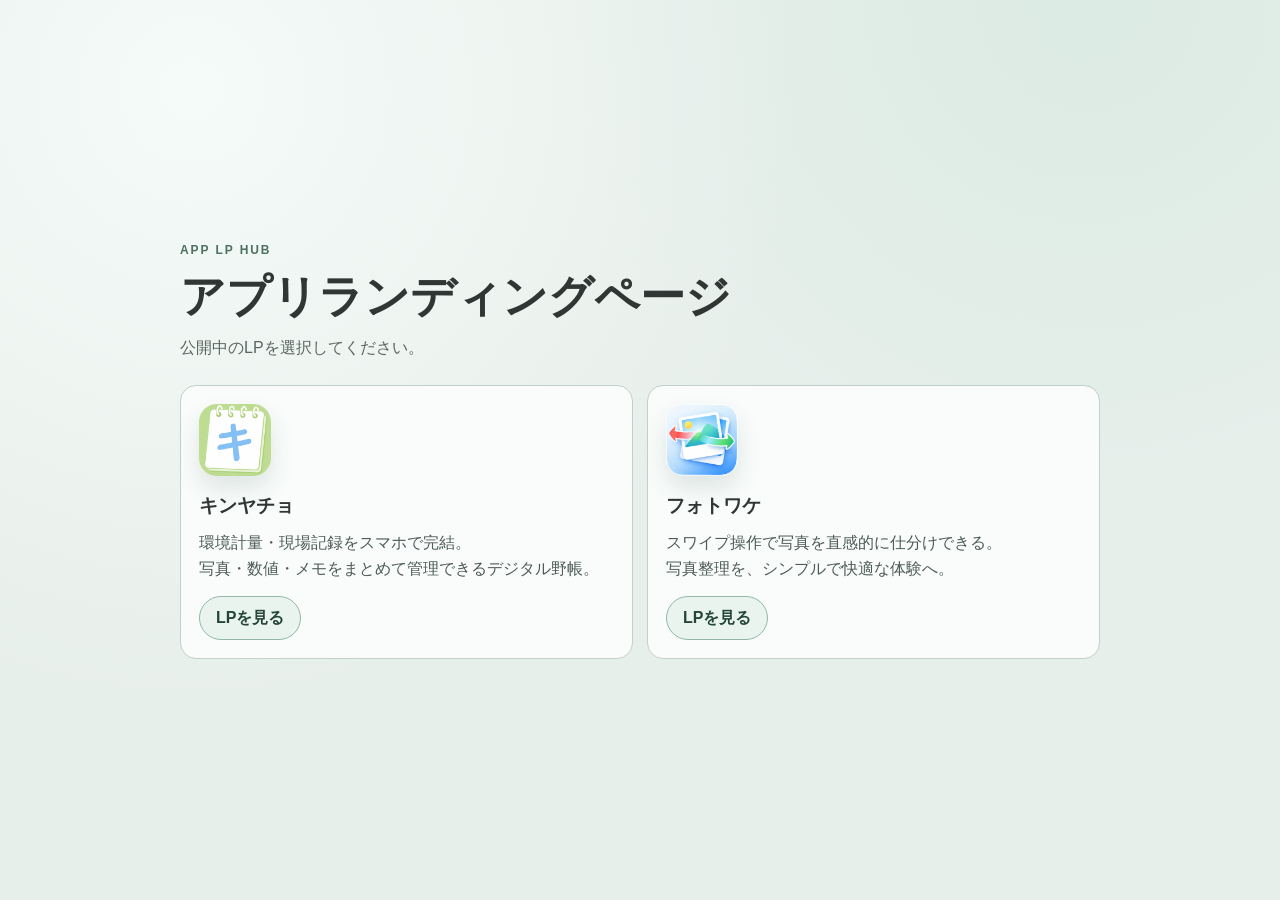
<file: index.html>
﻿<!doctype html>
<html lang="ja">
<head>
  <meta charset="utf-8">
  <meta name="viewport" content="width=device-width, initial-scale=1">
  <title>app-lp | アプリランディングページ</title>
  <meta name="description" content="ASB ScreeningのアプリLP一覧ページです。キンヤチョ と フォトワケ のLPへ移動できます。">
  <meta property="og:type" content="website">
  <meta property="og:title" content="app-lp | アプリランディングページ">
  <meta property="og:description" content="キンヤチョ と フォトワケ のLP一覧ページです。">
  <meta property="og:url" content="https://lp.asb-screening.com/">
  <meta property="og:image" content="https://lp.asb-screening.com/assets/common/ogp/ogp.svg">
  <meta name="twitter:card" content="summary_large_image">
  <link rel="icon" type="image/png" sizes="32x32" href="/favicon-32x32.png">
  <link rel="icon" type="image/png" sizes="16x16" href="/favicon-16x16.png">
  <link rel="icon" href="/favicon.ico">
  <link rel="apple-touch-icon" href="/apple-touch-icon.png">
  <link rel="manifest" href="/site.webmanifest">
  <link rel="stylesheet" href="/styles/common.css">
  <link rel="stylesheet" href="/styles/hub.css">
</head>
<body>
  <main class="hub-main" aria-labelledby="hub-title">
    <div class="container hub-shell">
      <p class="hub-kicker">APP LP HUB</p>
      <h1 id="hub-title">アプリランディングページ</h1>
      <p class="hub-lead">公開中のLPを選択してください。</p>

      <div class="hub-grid" role="list" aria-label="LP一覧">
        <article class="hub-card" role="listitem">
          <img class="hub-card__icon" src="/assets/hub/icons/kinyacho-icon.png" alt="キンヤチョのアプリアイコン">
          <h2>キンヤチョ</h2>
          <p>環境計量・現場記録をスマホで完結。<br>写真・数値・メモをまとめて管理できるデジタル野帳。</p>
          <a class="hub-button" href="/kinyacho">LPを見る</a>
        </article>

        <article class="hub-card" role="listitem">
          <img class="hub-card__icon" src="/assets/hub/icons/photowake-icon.png" alt="フォトワケのアプリアイコン">
          <h2>フォトワケ</h2>
          <p>スワイプ操作で写真を直感的に仕分けできる。<br>写真整理を、シンプルで快適な体験へ。</p>
          <a class="hub-button" href="/photowake">LPを見る</a>
        </article>
      </div>
    </div>
  </main>
</body>
</html>
</file>
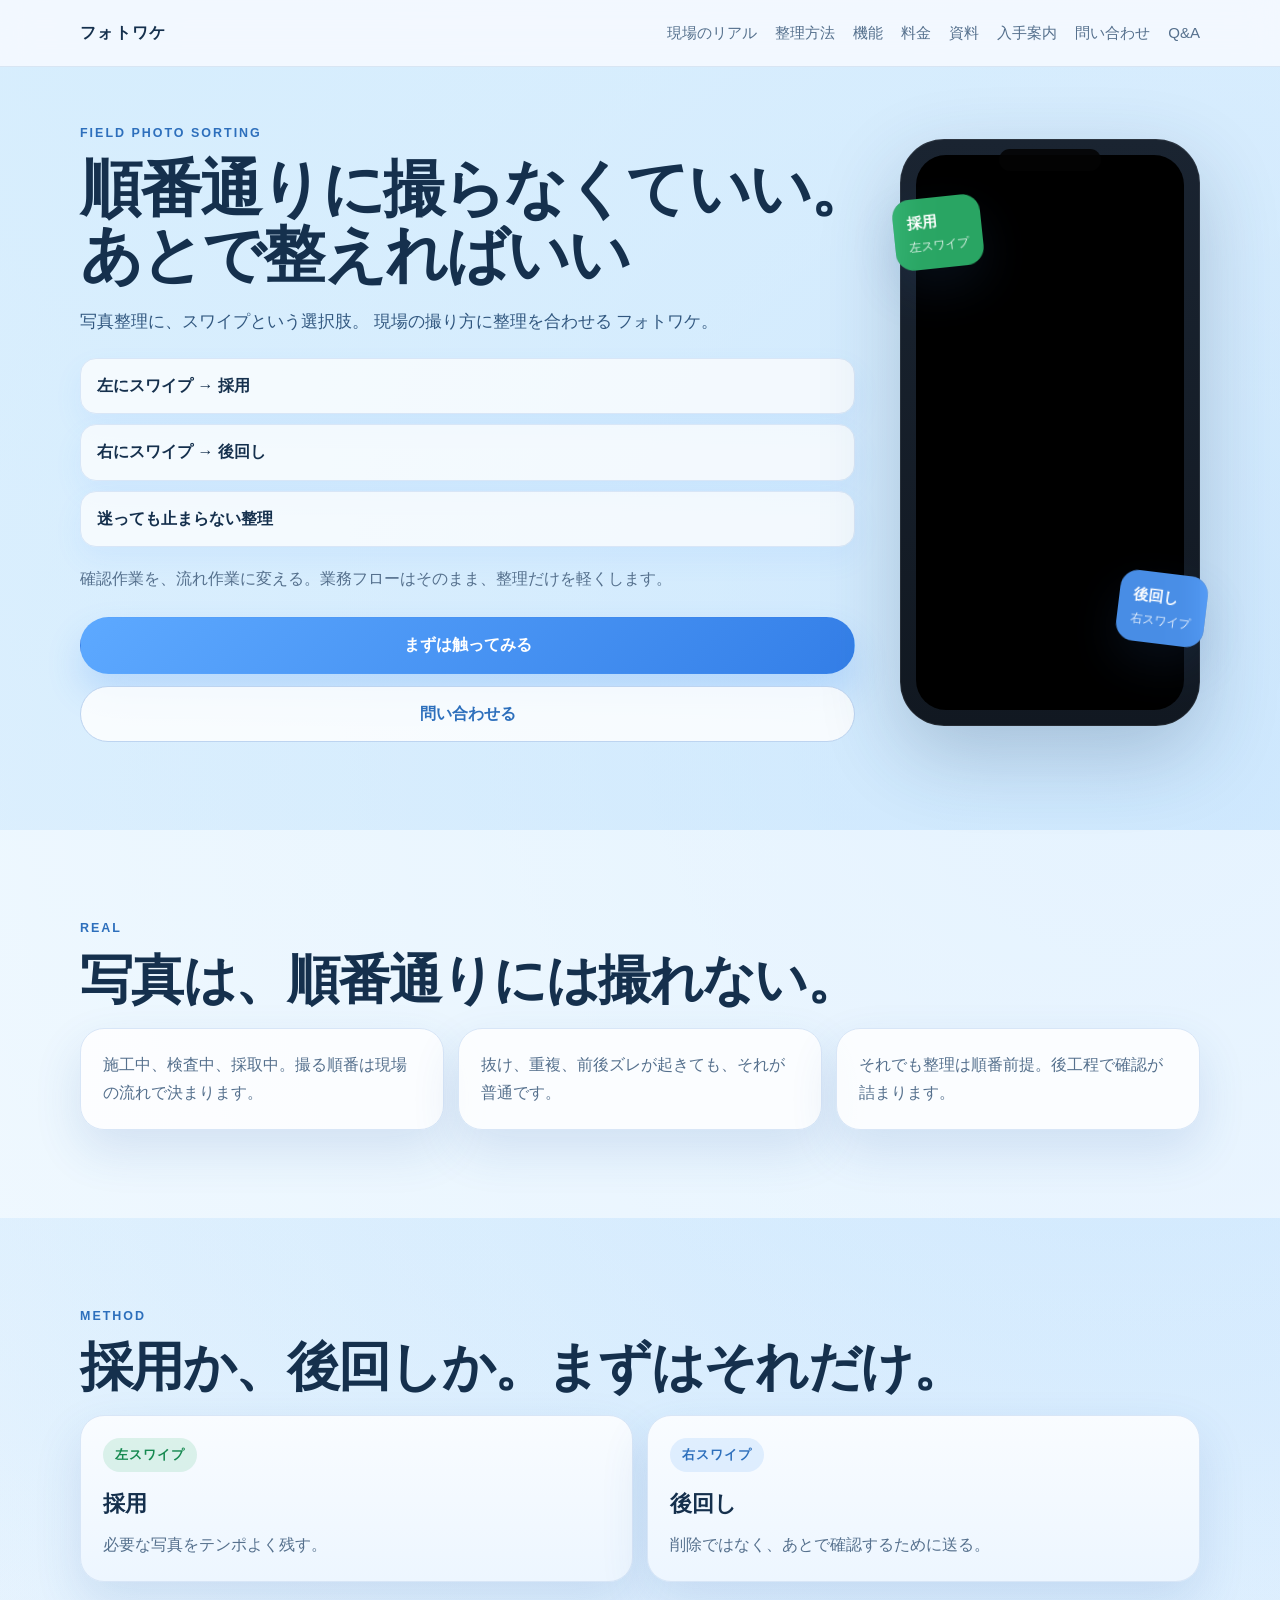
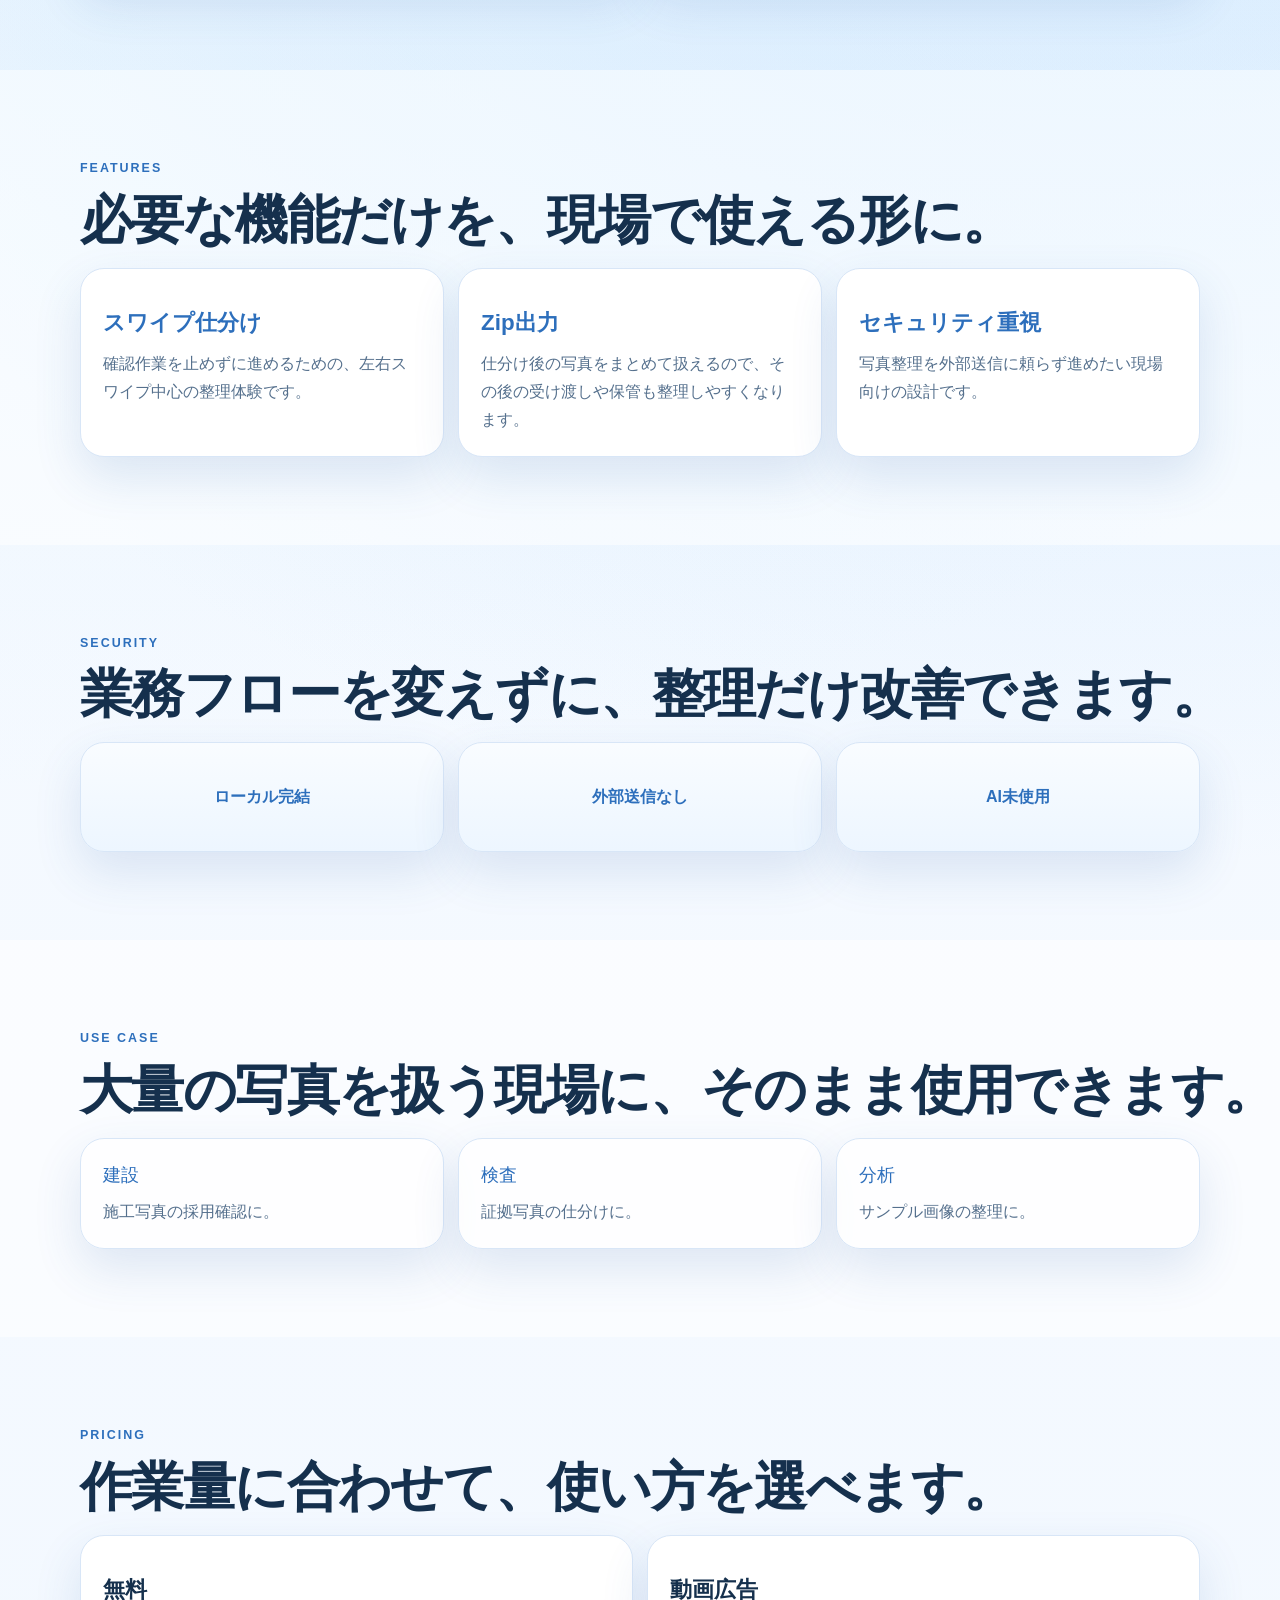
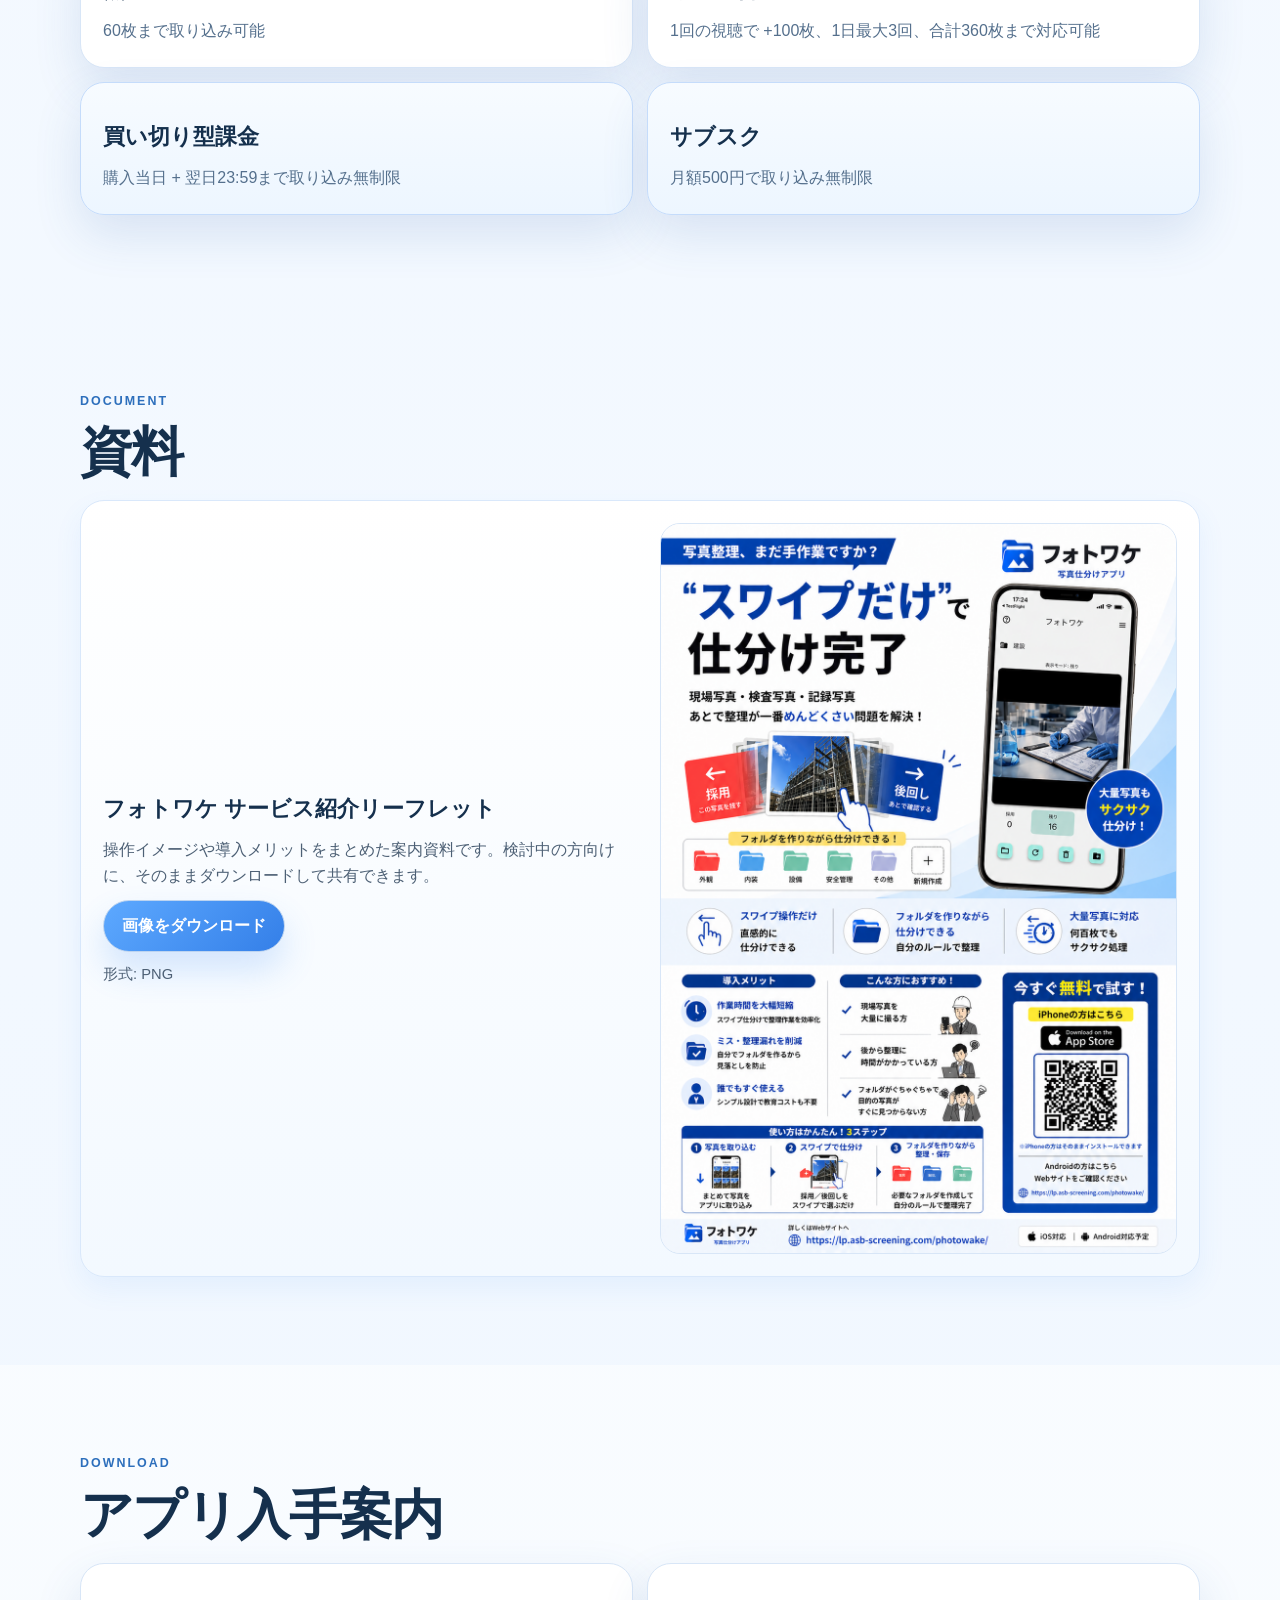
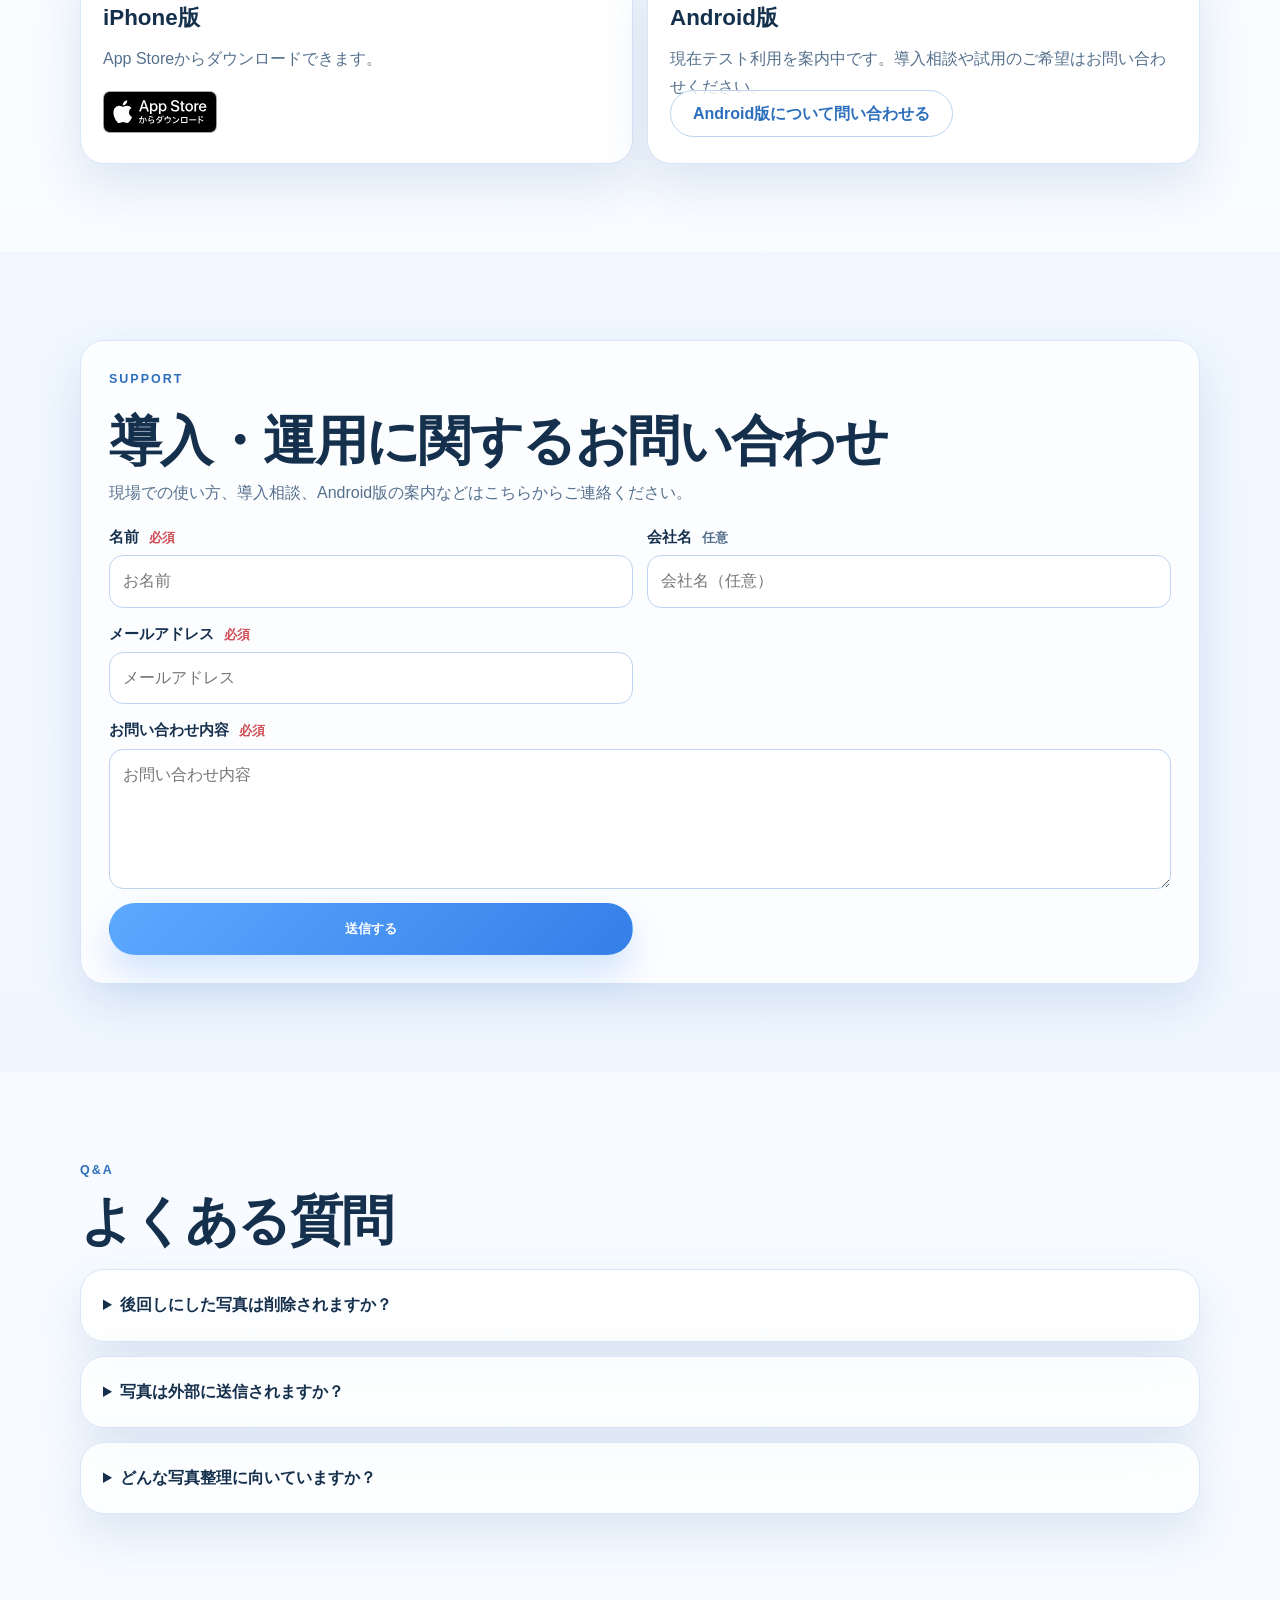
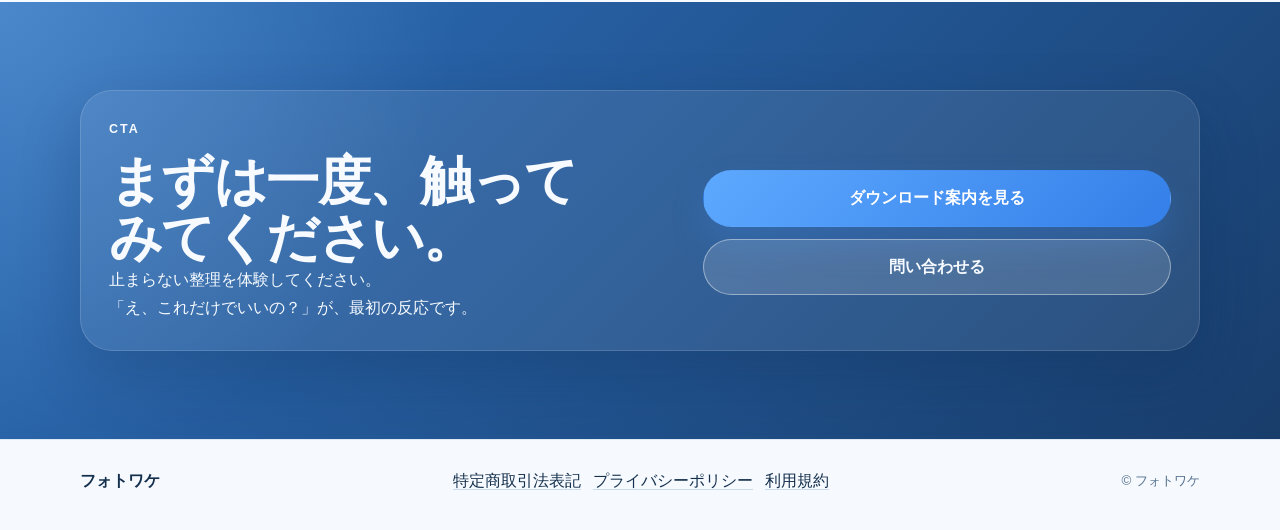
<file: photowake/index.html>
<!doctype html>
<html lang="ja">
<head>
  <meta charset="utf-8">
  <meta name="viewport" content="width=device-width, initial-scale=1">
  <title>フォトワケ | 順番通りに撮らなくていい。あとで整えばいい。</title>
  <meta name="description" content="フォトワケは、順番に縛られない写真整理のためのスワイプアプリ。左で採用、右で後回し。迷っても止まらない整理をローカル完結で実現します。">
  <meta property="og:type" content="website">
  <meta property="og:site_name" content="フォトワケ">
  <meta property="og:title" content="フォトワケ | 順番通りに撮らなくていい。あとで整えばいい。">
  <meta property="og:description" content="写真整理に、スワイプという選択肢。現場の撮り方に整理を合わせるローカル完結アプリ。">
  <meta property="og:url" content="https://lp.asb-screening.com/photowake">
  <meta property="og:image" content="https://lp.asb-screening.com/assets/common/ogp/ogp.svg">
  <meta name="twitter:card" content="summary_large_image">
  <meta name="theme-color" content="#eef6ff">
  <link rel="icon" type="image/png" sizes="32x32" href="/favicon-32x32.png">
  <link rel="icon" type="image/png" sizes="16x16" href="/favicon-16x16.png">
  <link rel="icon" href="/favicon.ico">
  <link rel="apple-touch-icon" href="/apple-touch-icon.png">
  <link rel="manifest" href="/site.webmanifest">
  <link rel="stylesheet" href="/styles/common.css">
  <link rel="stylesheet" href="/styles/photowake.css">
</head>
<body>
  <a class="skip-link" href="#main-content">本文へ移動</a>

  <header class="site-header">
    <div class="container site-header__inner">
      <a class="brand" href="#hero">フォトワケ</a>
      <nav class="header-nav" aria-label="主要リンク">
        <a href="#reality">現場のリアル</a>
        <a href="#method">整理方法</a>
        <a href="#features">機能</a>
        <a href="#pricing">料金</a>
        <a href="#document">資料</a>
        <a href="#store">入手案内</a>
        <a href="#support">問い合わせ</a>
        <a href="#faq">Q&amp;A</a>
      </nav>
    </div>
  </header>

  <main id="main-content">
    <section class="hero" id="hero" aria-labelledby="hero-title">
      <div class="container hero-grid">
        <div class="hero-copy">
          <p class="eyebrow">FIELD PHOTO SORTING</p>
          <h1 id="hero-title">
            <span class="hero-title-line">順番通りに撮らなくていい。</span>
            <span class="hero-title-line">あとで整えればいい</span>
          </h1>
          <p class="hero-lead">
            <span class="hero-lead-line">写真整理に、スワイプという選択肢。 現場の撮り方に整理を合わせる フォトワケ。</span>
          </p>

          <ul class="hero-points" aria-label="操作の要点">
            <li>左にスワイプ → 採用</li>
            <li>右にスワイプ → 後回し</li>
            <li>迷っても止まらない整理</li>
          </ul>

          <p class="hero-note">
            <span class="hero-note-line">確認作業を、流れ作業に変える。業務フローはそのまま、整理だけを軽くします。</span>
          </p>

          <div class="cta-actions" role="group" aria-label="主要導線">
            <a class="button-primary" href="#store">まずは触ってみる</a>
            <a class="button-secondary" href="#support">問い合わせる</a>
          </div>
        </div>

        <div class="hero-visual">
          <div class="phone-stage">
            <div class="phone-shell">
              <div class="phone-notch" aria-hidden="true"></div>
              <video class="hero-video" autoplay loop muted playsinline preload="auto" aria-label="フォトワケの仕分けデモ動画">
                <source src="/assets/photowake/demo.mp4" type="video/mp4">
              </video>
            </div>
            <div class="gesture-card gesture-card--left" aria-hidden="true">
              <strong>採用</strong>
              <span>左スワイプ</span>
            </div>
            <div class="gesture-card gesture-card--right" aria-hidden="true">
              <strong>後回し</strong>
              <span>右スワイプ</span>
            </div>
          </div>
        </div>
      </div>
    </section>

    <section class="section section-tone" id="reality" aria-labelledby="reality-title">
      <div class="container section-grid">
        <div class="section-heading">
          <p class="section-label">Real</p>
          <h2 id="reality-title">写真は、順番通りには撮れない。</h2>
        </div>
        <div class="section-content cards-compact">
          <article class="info-card">
            <p>施工中、検査中、採取中。撮る順番は現場の流れで決まります。</p>
          </article>
          <article class="info-card">
            <p>抜け、重複、前後ズレが起きても、それが普通です。</p>
          </article>
          <article class="info-card">
            <p>それでも整理は順番前提。後工程で確認が詰まります。</p>
          </article>
        </div>
      </div>
    </section>

    <section class="section" id="method" aria-labelledby="method-title">
      <div class="container section-grid">
        <div class="section-heading">
          <p class="section-label">Method</p>
          <h2 id="method-title">採用か、後回しか。まずはそれだけ。</h2>
        </div>
        <div class="section-content method-grid">
          <article class="swipe-rule swipe-rule--accept">
            <span class="swipe-chip">左スワイプ</span>
            <h3>採用</h3>
            <p>必要な写真をテンポよく残す。</p>
          </article>
          <article class="swipe-rule swipe-rule--later">
            <span class="swipe-chip">右スワイプ</span>
            <h3>後回し</h3>
            <p>削除ではなく、あとで確認するために送る。</p>
          </article>
        </div>
      </div>
    </section>

    <section class="section section-tone" id="features" aria-labelledby="features-title">
      <div class="container section-grid">
        <div class="section-heading">
          <p class="section-label">Features</p>
          <h2 id="features-title">必要な機能だけを、現場で使える形に。</h2>
        </div>
        <div class="section-content feature-grid">
          <article class="feature-card">
            <h3>スワイプ仕分け</h3>
            <p>確認作業を止めずに進めるための、左右スワイプ中心の整理体験です。</p>
          </article>
          <article class="feature-card">
            <h3>Zip出力</h3>
            <p>仕分け後の写真をまとめて扱えるので、その後の受け渡しや保管も整理しやすくなります。</p>
          </article>
          <article class="feature-card">
            <h3>セキュリティ重視</h3>
            <p>写真整理を外部送信に頼らず進めたい現場向けの設計です。</p>
          </article>
        </div>
      </div>
    </section>

    <section class="section" id="security" aria-labelledby="security-title">
      <div class="container section-grid">
        <div class="section-heading">
          <p class="section-label">Security</p>
          <h2 id="security-title">業務フローを変えずに、整理だけ改善できます。</h2>
        </div>
        <div class="section-content assurance-grid">
          <article class="assurance-card"><p>ローカル完結</p></article>
          <article class="assurance-card"><p>外部送信なし</p></article>
          <article class="assurance-card"><p>AI未使用</p></article>
        </div>
      </div>
    </section>

    <section class="section section-tone" id="usecase" aria-labelledby="usecase-title">
      <div class="container section-grid">
        <div class="section-heading">
          <p class="section-label">Use Case</p>
          <h2 id="usecase-title">大量の写真を扱う現場に、そのまま使用できます。</h2>
        </div>
        <div class="section-content usecase-grid">
          <article class="usecase-card">
            <span>建設</span>
            <p>施工写真の採用確認に。</p>
          </article>
          <article class="usecase-card">
            <span>検査</span>
            <p>証拠写真の仕分けに。</p>
          </article>
          <article class="usecase-card">
            <span>分析</span>
            <p>サンプル画像の整理に。</p>
          </article>
        </div>
      </div>
    </section>

    <section class="section" id="pricing" aria-labelledby="pricing-title">
      <div class="container section-grid">
        <div class="section-heading">
          <p class="section-label">Pricing</p>
          <h2 id="pricing-title">作業量に合わせて、使い方を選べます。</h2>
        </div>
        <div class="section-content pricing-stack">
          <div class="pricing-grid" role="list" aria-label="料金一覧">
            <article class="price-card" role="listitem">
              <h3>無料</h3>
              <p>60枚まで取り込み可能</p>
            </article>
            <article class="price-card" role="listitem">
              <h3>動画広告</h3>
              <p>1回の視聴で +100枚、1日最大3回、合計360枚まで対応可能</p>
            </article>
            <article class="price-card price-card--accent" role="listitem">
              <h3>買い切り型課金</h3>
              <p>購入当日 + 翌日23:59まで取り込み無制限</p>
            </article>
            <article class="price-card price-card--accent" role="listitem">
              <h3>サブスク</h3>
              <p>月額500円で取り込み無制限</p>
            </article>
          </div>
        </div>
      </div>
    </section>

    <section class="section" id="document" aria-labelledby="document-title">
      <div class="container section-grid">
        <div class="section-heading">
          <p class="section-label">Document</p>
          <h2 id="document-title">資料</h2>
        </div>
        <div class="section-content document-grid">
          <article class="document-card">
            <div class="document-copy">
              <h3>フォトワケ サービス紹介リーフレット</h3>
              <p>操作イメージや導入メリットをまとめた案内資料です。検討中の方向けに、そのままダウンロードして共有できます。</p>
              <div class="document-actions">
                <a class="document-button" href="/assets/photowake/documents/photowake-leaflet.png" download="photowake-leaflet.png">画像をダウンロード</a>
              </div>
              <p class="document-meta">形式: PNG</p>
            </div>
            <a class="document-preview" href="/assets/photowake/documents/photowake-leaflet.png" target="_blank" rel="noopener noreferrer" aria-label="フォトワケのリーフレット画像を新しいタブで開く">
              <img src="/assets/photowake/documents/photowake-leaflet.png" alt="フォトワケのリーフレット">
            </a>
          </article>
        </div>
      </div>
    </section>

    <section class="section section-tone" id="store" aria-labelledby="store-title">
      <div class="container section-grid">
        <div class="section-heading">
          <p class="section-label">Download</p>
          <h2 id="store-title">アプリ入手案内</h2>
        </div>
        <div class="section-content store-grid">
          <article class="store-card">
            <h3>iPhone版</h3>
            <p>App Storeからダウンロードできます。</p>
            <a id="app-store-link" class="store-badge-link" href="https://apps.apple.com/jp/app/%E3%83%95%E3%82%A9%E3%83%88%E3%83%AF%E3%82%B1/id6762072585" target="_blank" rel="noopener noreferrer">
              <img id="app-store-badge" src="/assets/common/badges/app-store-badge-jp.svg" alt="Download on the App Store">
            </a>
          </article>

          <article class="store-card">
            <h3>Android版</h3>
            <p>現在テスト利用を案内中です。導入相談や試用のご希望はお問い合わせください。</p>
            <a class="button-secondary store-contact-link" href="#support">Android版について問い合わせる</a>
          </article>
        </div>
      </div>
    </section>

    <section class="section" id="support" aria-labelledby="support-title">
      <div class="container support-shell">
        <div class="section-head">
          <p class="section-label">Support</p>
          <h2 id="support-title">導入・運用に関するお問い合わせ</h2>
          <p class="support-lead">現場での使い方、導入相談、Android版の案内などはこちらからご連絡ください。</p>
        </div>

        <form id="contact-form" class="support-form" novalidate>
          <label class="form-field">
            <span>名前 <em>必須</em></span>
            <input type="text" name="name" autocomplete="name" required placeholder="お名前">
          </label>

          <label class="form-field">
            <span>会社名 <small>任意</small></span>
            <input type="text" name="company" autocomplete="organization" placeholder="会社名（任意）">
          </label>

          <label class="form-field">
            <span>メールアドレス <em>必須</em></span>
            <input type="email" name="email" autocomplete="email" required placeholder="メールアドレス">
          </label>

          <label class="form-field form-field--full">
            <span>お問い合わせ内容 <em>必須</em></span>
            <textarea name="message" required placeholder="お問い合わせ内容"></textarea>
          </label>

          <button id="contact-submit" type="submit" class="button-primary support-submit">送信する</button>
          <p id="contact-status" class="support-status" role="status" aria-live="polite"></p>
        </form>
      </div>
    </section>

    <section class="section section-tone" id="faq" aria-labelledby="faq-title">
      <div class="container section-grid">
        <div class="section-heading">
          <p class="section-label">Q&amp;A</p>
          <h2 id="faq-title">よくある質問</h2>
        </div>
        <div class="section-content faq-list">
          <details class="faq-item">
            <summary>後回しにした写真は削除されますか？</summary>
            <p>削除ではありません。あとで確認するために分けるだけなので、流れを止めずに整理を続けられます。</p>
          </details>
          <details class="faq-item">
            <summary>写真は外部に送信されますか？</summary>
            <p>フォトワケはローカル完結を前提にしており、外部送信なしで使える構成です。</p>
          </details>
          <details class="faq-item">
            <summary>どんな写真整理に向いていますか？</summary>
            <p>施工写真、証拠写真、サンプル画像、記録写真など、大量で順番通りに撮れない写真の確認に向いています。</p>
          </details>
        </div>
      </div>
    </section>

    <section class="section section-cta" id="cta" aria-labelledby="cta-title">
      <div class="container cta-panel">
        <div>
          <p class="section-label">CTA</p>
          <h2 id="cta-title">まずは一度、触ってみてください。</h2>
          <p class="cta-copy">止まらない整理を体験してください。<br>「え、これだけでいいの？」が、最初の反応です。</p>
        </div>
        <div class="cta-actions" role="group" aria-label="最終導線">
          <a class="button-primary" href="#store">ダウンロード案内を見る</a>
          <a class="button-secondary button-secondary--light" href="#support">問い合わせる</a>
        </div>
      </div>
    </section>
  </main>

  <footer class="footer">
    <div class="container footer__inner">
      <p class="footer__brand">フォトワケ</p>
      <nav aria-label="フッターリンク">
        <ul class="footer__links">
          <li><a href="/photowake/tokutei" rel="noopener noreferrer">特定商取引法表記</a></li>
          <li><a href="/photowake/privacy" rel="noopener noreferrer">プライバシーポリシー</a></li>
          <li><a href="/photowake/terms" rel="noopener noreferrer">利用規約</a></li>
        </ul>
      </nav>
      <small>&copy; フォトワケ</small>
    </div>
  </footer>

  <script>
    (() => {
      const form = document.getElementById("contact-form");
      const status = document.getElementById("contact-status");
      const submit = document.getElementById("contact-submit");

      if (!form || !status || !submit) return;

      form.addEventListener("submit", async (event) => {
        event.preventDefault();

        if (!form.reportValidity()) return;

        submit.disabled = true;
        status.textContent = "送信中です。しばらくお待ちください。";
        status.dataset.state = "loading";

        const payload = {
          source: "フォトワケ",
          name: form.name.value.trim(),
          company: form.company.value.trim(),
          email: form.email.value.trim(),
          message: form.message.value.trim()
        };

        try {
          const response = await fetch("/api/contact", {
            method: "POST",
            headers: { "Content-Type": "application/json" },
            body: JSON.stringify(payload)
          });

          if (!response.ok) {
            throw new Error("send_failed");
          }

          form.reset();
          status.textContent = "お問い合わせを送信しました。担当者よりご連絡します。";
          status.dataset.state = "success";
        } catch {
          status.textContent = "送信に失敗しました。時間をおいて再度お試しください。";
          status.dataset.state = "error";
        } finally {
          submit.disabled = false;
        }
      });
    })();
  </script>
</body>
</html>
</file>
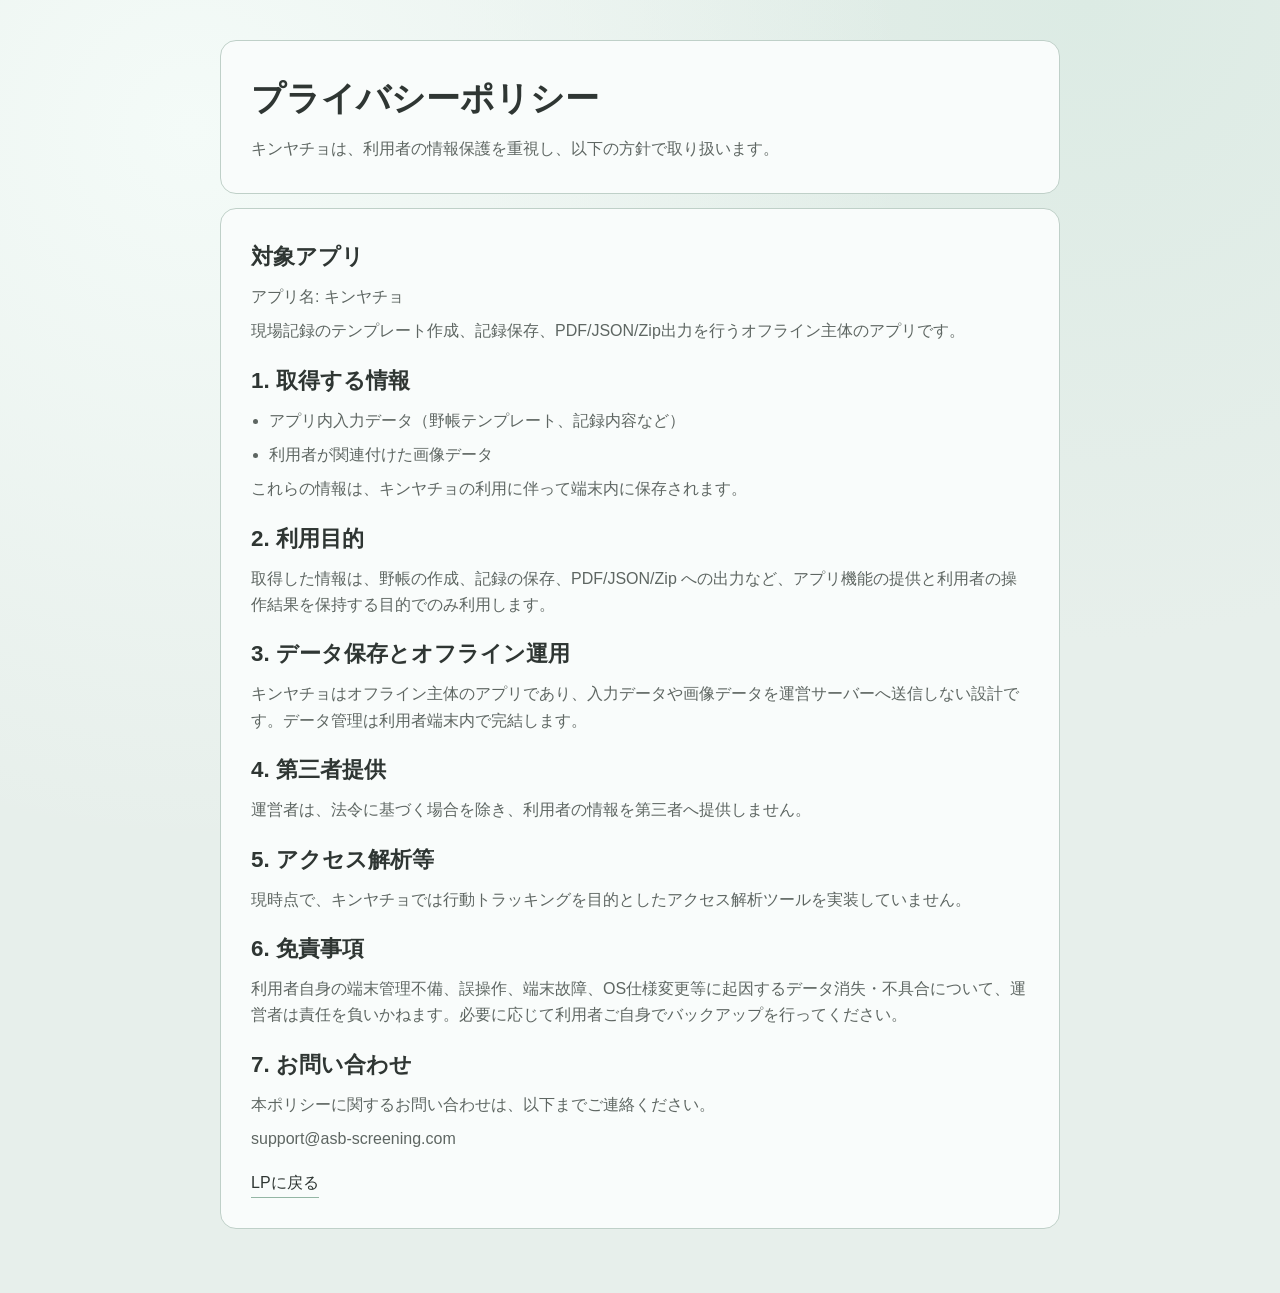
<file: kinyacho/privacy/index.html>
<!doctype html>
<html lang="ja">
<head>
  <meta charset="utf-8">
  <meta name="viewport" content="width=device-width, initial-scale=1">
  <title>プライバシーポリシー | キンヤチョ</title>
  <meta name="description" content="キンヤチョのプライバシーポリシーです。取得する情報、利用目的、第三者提供、保存方針、免責事項、お問い合わせ窓口を掲載しています。">
  <link rel="canonical" href="https://lp.asb-screening.com/kinyacho/privacy">
  <link rel="icon" href="/favicon.svg" type="image/svg+xml">
  <link rel="icon" href="/favicon.ico">
  <link rel="apple-touch-icon" href="/apple-touch-icon.png">
  <link rel="manifest" href="/site.webmanifest">
  <link rel="stylesheet" href="/styles/common.css">
</head>
<body>
  <main class="legal-main" aria-labelledby="privacy-title">
    <div class="container legal-shell">
      <header class="card legal-header">
        <h1 id="privacy-title">プライバシーポリシー</h1>
        <p>キンヤチョは、利用者の情報保護を重視し、以下の方針で取り扱います。</p>
      </header>

      <article class="card legal-body">
        <section aria-labelledby="service">
          <h2 id="service">対象アプリ</h2>
          <p>アプリ名: キンヤチョ</p>
          <p>現場記録のテンプレート作成、記録保存、PDF/JSON/Zip出力を行うオフライン主体のアプリです。</p>
        </section>

        <section aria-labelledby="collect">
          <h2 id="collect">1. 取得する情報</h2>
          <ul>
            <li>アプリ内入力データ（野帳テンプレート、記録内容など）</li>
            <li>利用者が関連付けた画像データ</li>
          </ul>
          <p>これらの情報は、キンヤチョの利用に伴って端末内に保存されます。</p>
        </section>

        <section aria-labelledby="purpose">
          <h2 id="purpose">2. 利用目的</h2>
          <p>取得した情報は、野帳の作成、記録の保存、PDF/JSON/Zip への出力など、アプリ機能の提供と利用者の操作結果を保持する目的でのみ利用します。</p>
        </section>

        <section aria-labelledby="offline">
          <h2 id="offline">3. データ保存とオフライン運用</h2>
          <p>キンヤチョはオフライン主体のアプリであり、入力データや画像データを運営サーバーへ送信しない設計です。データ管理は利用者端末内で完結します。</p>
        </section>

        <section aria-labelledby="third-party">
          <h2 id="third-party">4. 第三者提供</h2>
          <p>運営者は、法令に基づく場合を除き、利用者の情報を第三者へ提供しません。</p>
        </section>

        <section aria-labelledby="analytics">
          <h2 id="analytics">5. アクセス解析等</h2>
          <p>現時点で、キンヤチョでは行動トラッキングを目的としたアクセス解析ツールを実装していません。</p>
        </section>

        <section aria-labelledby="disclaimer">
          <h2 id="disclaimer">6. 免責事項</h2>
          <p>利用者自身の端末管理不備、誤操作、端末故障、OS仕様変更等に起因するデータ消失・不具合について、運営者は責任を負いかねます。必要に応じて利用者ご自身でバックアップを行ってください。</p>
        </section>

        <section aria-labelledby="contact">
          <h2 id="contact">7. お問い合わせ</h2>
          <p>本ポリシーに関するお問い合わせは、以下までご連絡ください。</p>
          <p>support@asb-screening.com</p>
        </section>

        <a class="back-link" href="/kinyacho">LPに戻る</a>
      </article>
    </div>
  </main>
</body>
</html>
</file>
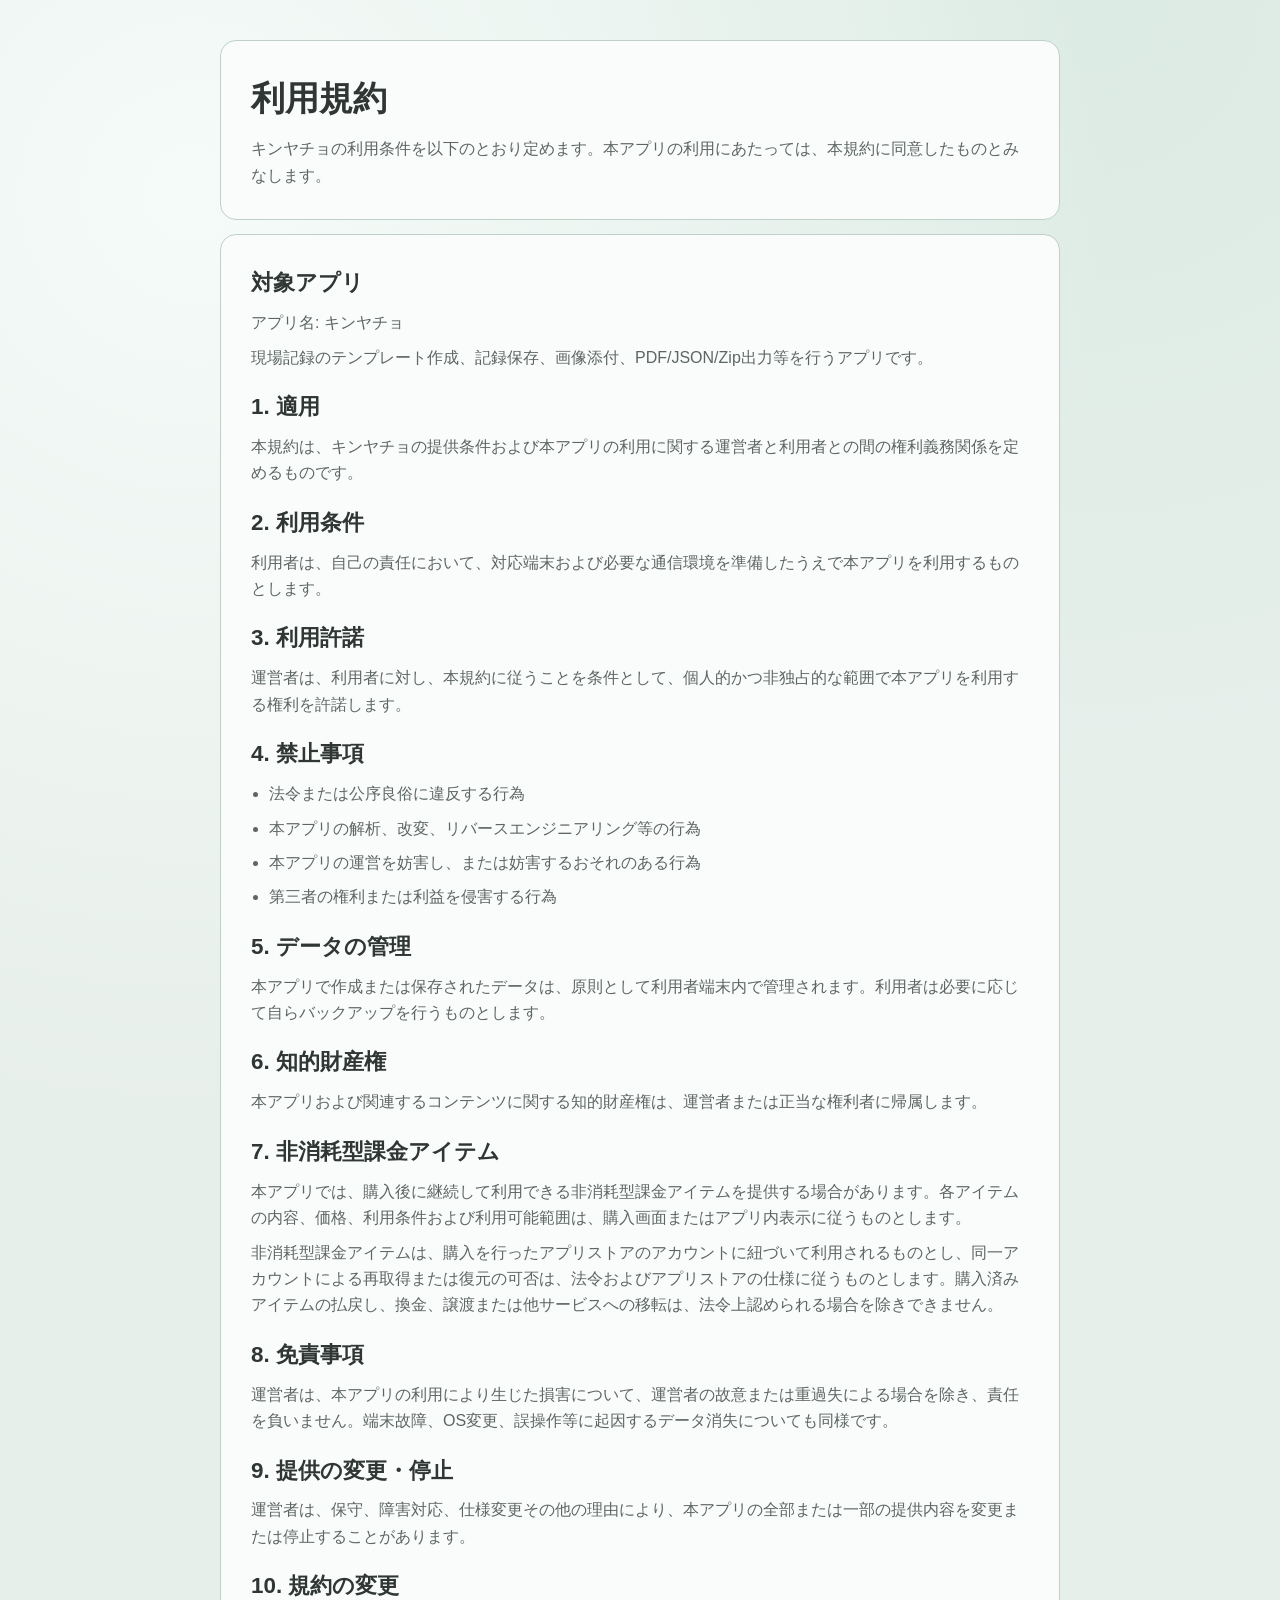
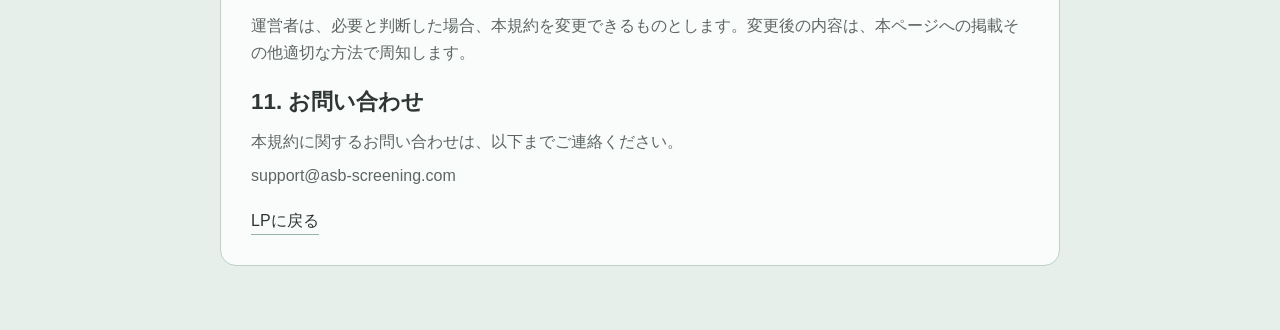
<file: kinyacho/terms/index.html>
<!doctype html>
<html lang="ja">
<head>
  <meta charset="utf-8">
  <meta name="viewport" content="width=device-width, initial-scale=1">
  <title>利用規約 | キンヤチョ</title>
  <meta name="description" content="キンヤチョの利用規約です。利用条件、禁止事項、免責、知的財産権、利用停止などについて定めています。">
  <link rel="canonical" href="https://lp.asb-screening.com/kinyacho/terms">
  <link rel="icon" type="image/png" sizes="32x32" href="/favicon-32x32.png">
  <link rel="icon" type="image/png" sizes="16x16" href="/favicon-16x16.png">
  <link rel="icon" href="/favicon.ico">
  <link rel="apple-touch-icon" href="/apple-touch-icon.png">
  <link rel="manifest" href="/site.webmanifest">
  <link rel="stylesheet" href="/styles/common.css">
</head>
<body>
  <main class="legal-main" aria-labelledby="terms-title">
    <div class="container legal-shell">
      <header class="card legal-header">
        <h1 id="terms-title">利用規約</h1>
        <p>キンヤチョの利用条件を以下のとおり定めます。本アプリの利用にあたっては、本規約に同意したものとみなします。</p>
      </header>

      <article class="card legal-body">
        <section aria-labelledby="service">
          <h2 id="service">対象アプリ</h2>
          <p>アプリ名: キンヤチョ</p>
          <p>現場記録のテンプレート作成、記録保存、画像添付、PDF/JSON/Zip出力等を行うアプリです。</p>
        </section>

        <section aria-labelledby="scope">
          <h2 id="scope">1. 適用</h2>
          <p>本規約は、キンヤチョの提供条件および本アプリの利用に関する運営者と利用者との間の権利義務関係を定めるものです。</p>
        </section>

        <section aria-labelledby="account">
          <h2 id="account">2. 利用条件</h2>
          <p>利用者は、自己の責任において、対応端末および必要な通信環境を準備したうえで本アプリを利用するものとします。</p>
        </section>

        <section aria-labelledby="license">
          <h2 id="license">3. 利用許諾</h2>
          <p>運営者は、利用者に対し、本規約に従うことを条件として、個人的かつ非独占的な範囲で本アプリを利用する権利を許諾します。</p>
        </section>

        <section aria-labelledby="prohibited">
          <h2 id="prohibited">4. 禁止事項</h2>
          <ul>
            <li>法令または公序良俗に違反する行為</li>
            <li>本アプリの解析、改変、リバースエンジニアリング等の行為</li>
            <li>本アプリの運営を妨害し、または妨害するおそれのある行為</li>
            <li>第三者の権利または利益を侵害する行為</li>
          </ul>
        </section>

        <section aria-labelledby="data">
          <h2 id="data">5. データの管理</h2>
          <p>本アプリで作成または保存されたデータは、原則として利用者端末内で管理されます。利用者は必要に応じて自らバックアップを行うものとします。</p>
        </section>

        <section aria-labelledby="ip">
          <h2 id="ip">6. 知的財産権</h2>
          <p>本アプリおよび関連するコンテンツに関する知的財産権は、運営者または正当な権利者に帰属します。</p>
        </section>

        <section aria-labelledby="nonconsumable">
          <h2 id="nonconsumable">7. 非消耗型課金アイテム</h2>
          <p>本アプリでは、購入後に継続して利用できる非消耗型課金アイテムを提供する場合があります。各アイテムの内容、価格、利用条件および利用可能範囲は、購入画面またはアプリ内表示に従うものとします。</p>
          <p>非消耗型課金アイテムは、購入を行ったアプリストアのアカウントに紐づいて利用されるものとし、同一アカウントによる再取得または復元の可否は、法令およびアプリストアの仕様に従うものとします。購入済みアイテムの払戻し、換金、譲渡または他サービスへの移転は、法令上認められる場合を除きできません。</p>
        </section>

        <section aria-labelledby="disclaimer">
          <h2 id="disclaimer">8. 免責事項</h2>
          <p>運営者は、本アプリの利用により生じた損害について、運営者の故意または重過失による場合を除き、責任を負いません。端末故障、OS変更、誤操作等に起因するデータ消失についても同様です。</p>
        </section>

        <section aria-labelledby="suspension">
          <h2 id="suspension">9. 提供の変更・停止</h2>
          <p>運営者は、保守、障害対応、仕様変更その他の理由により、本アプリの全部または一部の提供内容を変更または停止することがあります。</p>
        </section>

        <section aria-labelledby="changes">
          <h2 id="changes">10. 規約の変更</h2>
          <p>運営者は、必要と判断した場合、本規約を変更できるものとします。変更後の内容は、本ページへの掲載その他適切な方法で周知します。</p>
        </section>

        <section aria-labelledby="contact">
          <h2 id="contact">11. お問い合わせ</h2>
          <p>本規約に関するお問い合わせは、以下までご連絡ください。</p>
          <p>support@asb-screening.com</p>
        </section>

        <a class="back-link" href="/kinyacho">LPに戻る</a>
      </article>
    </div>
  </main>
</body>
</html>
</file>
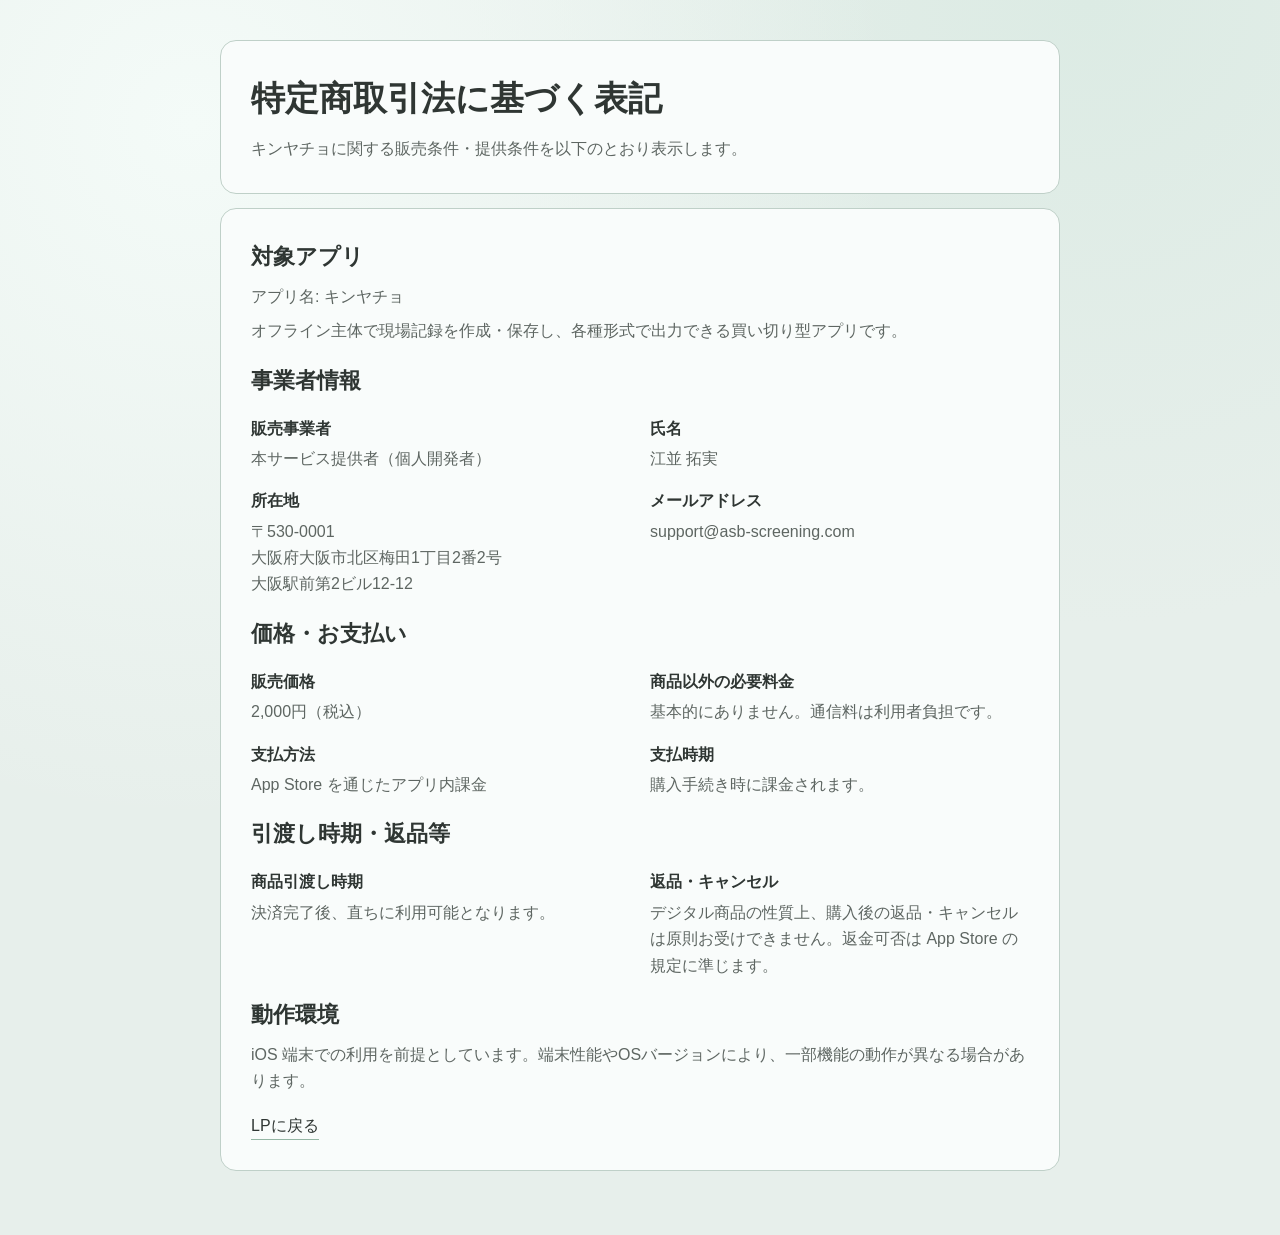
<file: kinyacho/tokutei/index.html>
<!doctype html>
<html lang="ja">
<head>
  <meta charset="utf-8">
  <meta name="viewport" content="width=device-width, initial-scale=1">
  <title>特定商取引法に基づく表記 | キンヤチョ</title>
  <meta name="description" content="キンヤチョの特定商取引法に基づく表記です。販売価格、支払方法、引渡し時期、返品・キャンセル、動作環境などをご案内します。">
  <link rel="canonical" href="https://lp.asb-screening.com/kinyacho/tokutei">
  <link rel="icon" type="image/png" sizes="32x32" href="/favicon-32x32.png">
  <link rel="icon" type="image/png" sizes="16x16" href="/favicon-16x16.png">
  <link rel="icon" href="/favicon.ico">
  <link rel="apple-touch-icon" href="/apple-touch-icon.png">
  <link rel="manifest" href="/site.webmanifest">
  <link rel="stylesheet" href="/styles/common.css">
</head>
<body>
  <main class="legal-main" aria-labelledby="legal-title">
    <div class="container legal-shell">
      <header class="card legal-header">
        <h1 id="legal-title">特定商取引法に基づく表記</h1>
        <p>キンヤチョに関する販売条件・提供条件を以下のとおり表示します。</p>
      </header>

      <article class="card legal-body">
        <section aria-labelledby="service">
          <h2 id="service">対象アプリ</h2>
          <p>アプリ名: キンヤチョ</p>
          <p>オフライン主体で現場記録を作成・保存し、各種形式で出力できる買い切り型アプリです。</p>
        </section>

        <section aria-labelledby="seller-info">
          <h2 id="seller-info">事業者情報</h2>
          <dl class="legal-kv">
            <div>
              <dt>販売事業者</dt>
              <dd>本サービス提供者（個人開発者）</dd>
            </div>
            <div>
              <dt>氏名</dt>
              <dd>江並 拓実</dd>
            </div>
            <div>
              <dt>所在地</dt>
              <dd>〒530-0001<br>大阪府大阪市北区梅田1丁目2番2号<br>大阪駅前第2ビル12-12</dd>
            </div>
            <div>
              <dt>メールアドレス</dt>
              <dd>support@asb-screening.com</dd>
            </div>
          </dl>
        </section>

        <section aria-labelledby="price-payment">
          <h2 id="price-payment">価格・お支払い</h2>
          <dl class="legal-kv">
            <div>
              <dt>販売価格</dt>
              <dd>2,000円（税込）</dd>
            </div>
            <div>
              <dt>商品以外の必要料金</dt>
              <dd>基本的にありません。通信料は利用者負担です。</dd>
            </div>
            <div>
              <dt>支払方法</dt>
              <dd>App Store を通じたアプリ内課金</dd>
            </div>
            <div>
              <dt>支払時期</dt>
              <dd>購入手続き時に課金されます。</dd>
            </div>
          </dl>
        </section>

        <section aria-labelledby="delivery-refund">
          <h2 id="delivery-refund">引渡し時期・返品等</h2>
          <dl class="legal-kv">
            <div>
              <dt>商品引渡し時期</dt>
              <dd>決済完了後、直ちに利用可能となります。</dd>
            </div>
            <div>
              <dt>返品・キャンセル</dt>
              <dd>デジタル商品の性質上、購入後の返品・キャンセルは原則お受けできません。返金可否は App Store の規定に準じます。</dd>
            </div>
          </dl>
        </section>

        <section aria-labelledby="environment">
          <h2 id="environment">動作環境</h2>
          <p>iOS 端末での利用を前提としています。端末性能やOSバージョンにより、一部機能の動作が異なる場合があります。</p>
        </section>

        <a class="back-link" href="/kinyacho">LPに戻る</a>
      </article>
    </div>
  </main>
</body>
</html>
</file>
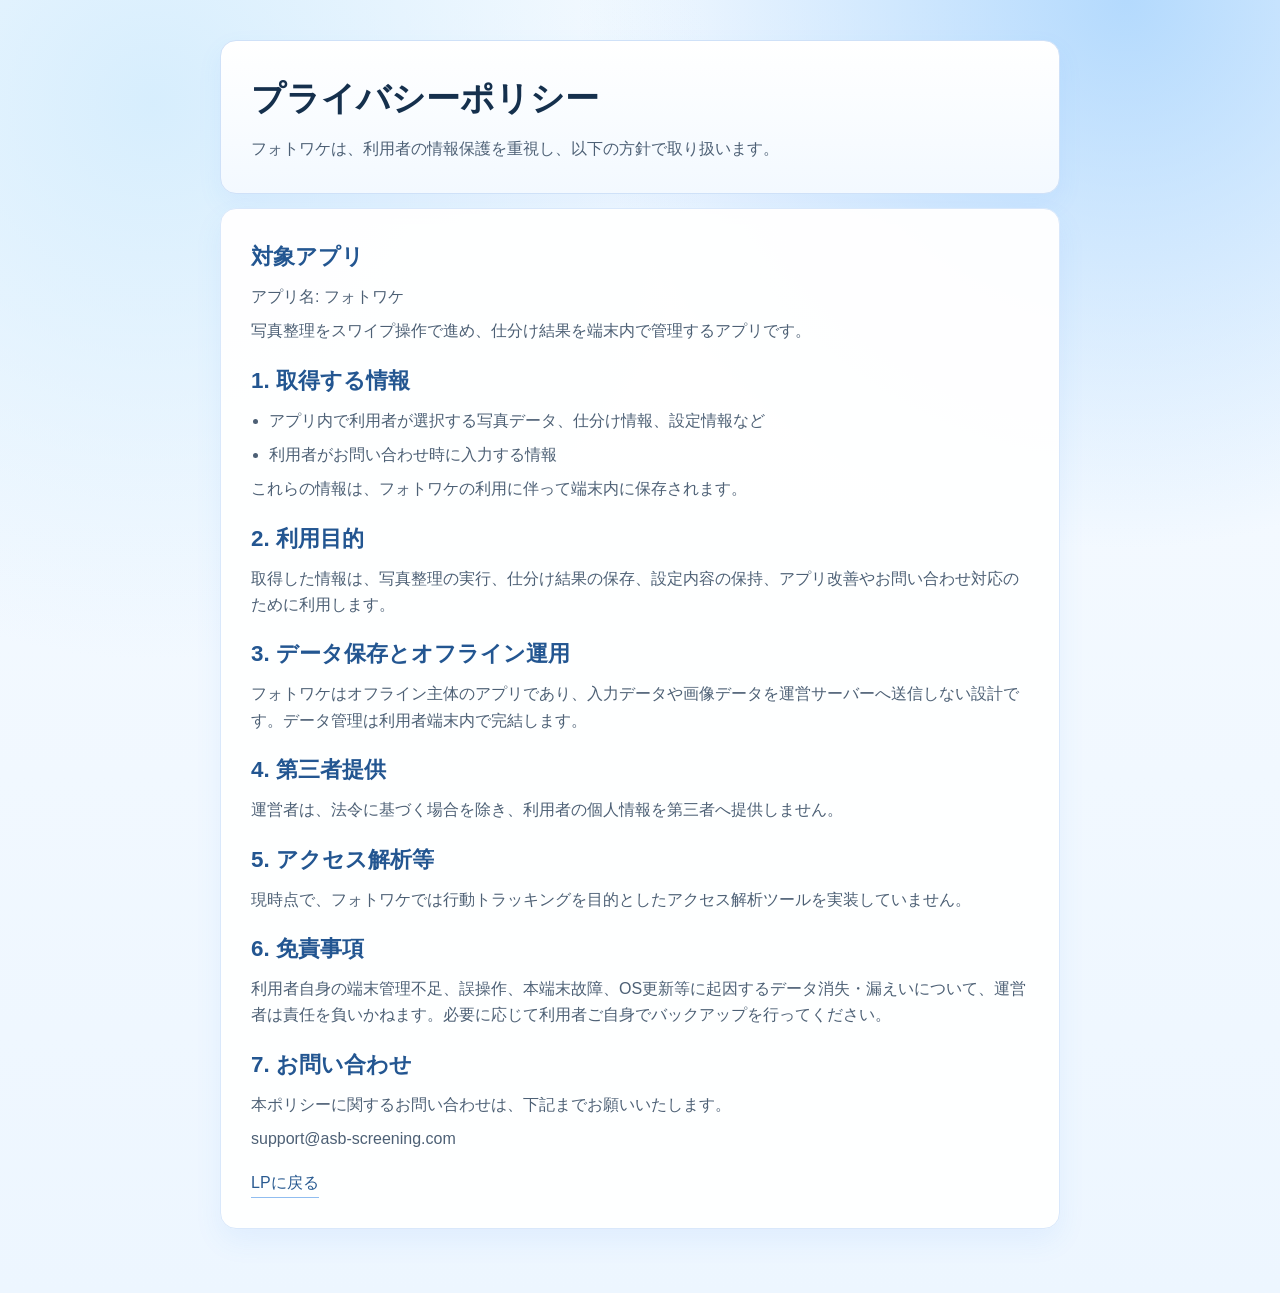
<file: photowake/privacy/index.html>
<!doctype html>
<html lang="ja">
<head>
  <meta charset="utf-8">
  <meta name="viewport" content="width=device-width, initial-scale=1">
  <title>プライバシーポリシー | フォトワケ</title>
  <meta name="description" content="フォトワケのプライバシーポリシーです。取得する情報、利用目的、第三者提供、保存方針、免責事項、お問い合わせ窓口を掲載しています。">
  <link rel="canonical" href="https://lp.asb-screening.com/photowake/privacy">
  <link rel="icon" type="image/png" sizes="32x32" href="/favicon-32x32.png">
  <link rel="icon" type="image/png" sizes="16x16" href="/favicon-16x16.png">
  <link rel="icon" href="/favicon.ico">
  <link rel="apple-touch-icon" href="/apple-touch-icon.png">
  <link rel="manifest" href="/site.webmanifest">
  <link rel="stylesheet" href="/styles/common.css">
  <link rel="stylesheet" href="/styles/photowake.css">
</head>
<body class="photowake-legal">
  <main class="legal-main" aria-labelledby="privacy-title">
    <div class="container legal-shell">
      <header class="card legal-header">
        <h1 id="privacy-title">プライバシーポリシー</h1>
        <p>フォトワケは、利用者の情報保護を重視し、以下の方針で取り扱います。</p>
      </header>

      <article class="card legal-body">
        <section aria-labelledby="service">
          <h2 id="service">対象アプリ</h2>
          <p>アプリ名: フォトワケ</p>
          <p>写真整理をスワイプ操作で進め、仕分け結果を端末内で管理するアプリです。</p>
        </section>

        <section aria-labelledby="collect">
          <h2 id="collect">1. 取得する情報</h2>
          <ul>
            <li>アプリ内で利用者が選択する写真データ、仕分け情報、設定情報など</li>
            <li>利用者がお問い合わせ時に入力する情報</li>
          </ul>
          <p>これらの情報は、フォトワケの利用に伴って端末内に保存されます。</p>
        </section>

        <section aria-labelledby="purpose">
          <h2 id="purpose">2. 利用目的</h2>
          <p>取得した情報は、写真整理の実行、仕分け結果の保存、設定内容の保持、アプリ改善やお問い合わせ対応のために利用します。</p>
        </section>

        <section aria-labelledby="offline">
          <h2 id="offline">3. データ保存とオフライン運用</h2>
          <p>フォトワケはオフライン主体のアプリであり、入力データや画像データを運営サーバーへ送信しない設計です。データ管理は利用者端末内で完結します。</p>
        </section>

        <section aria-labelledby="third-party">
          <h2 id="third-party">4. 第三者提供</h2>
          <p>運営者は、法令に基づく場合を除き、利用者の個人情報を第三者へ提供しません。</p>
        </section>

        <section aria-labelledby="analytics">
          <h2 id="analytics">5. アクセス解析等</h2>
          <p>現時点で、フォトワケでは行動トラッキングを目的としたアクセス解析ツールを実装していません。</p>
        </section>

        <section aria-labelledby="disclaimer">
          <h2 id="disclaimer">6. 免責事項</h2>
          <p>利用者自身の端末管理不足、誤操作、本端末故障、OS更新等に起因するデータ消失・漏えいについて、運営者は責任を負いかねます。必要に応じて利用者ご自身でバックアップを行ってください。</p>
        </section>

        <section aria-labelledby="contact">
          <h2 id="contact">7. お問い合わせ</h2>
          <p>本ポリシーに関するお問い合わせは、下記までお願いいたします。</p>
          <p>support@asb-screening.com</p>
        </section>

        <a class="back-link" href="/photowake">LPに戻る</a>
      </article>
    </div>
  </main>
</body>
</html>
</file>
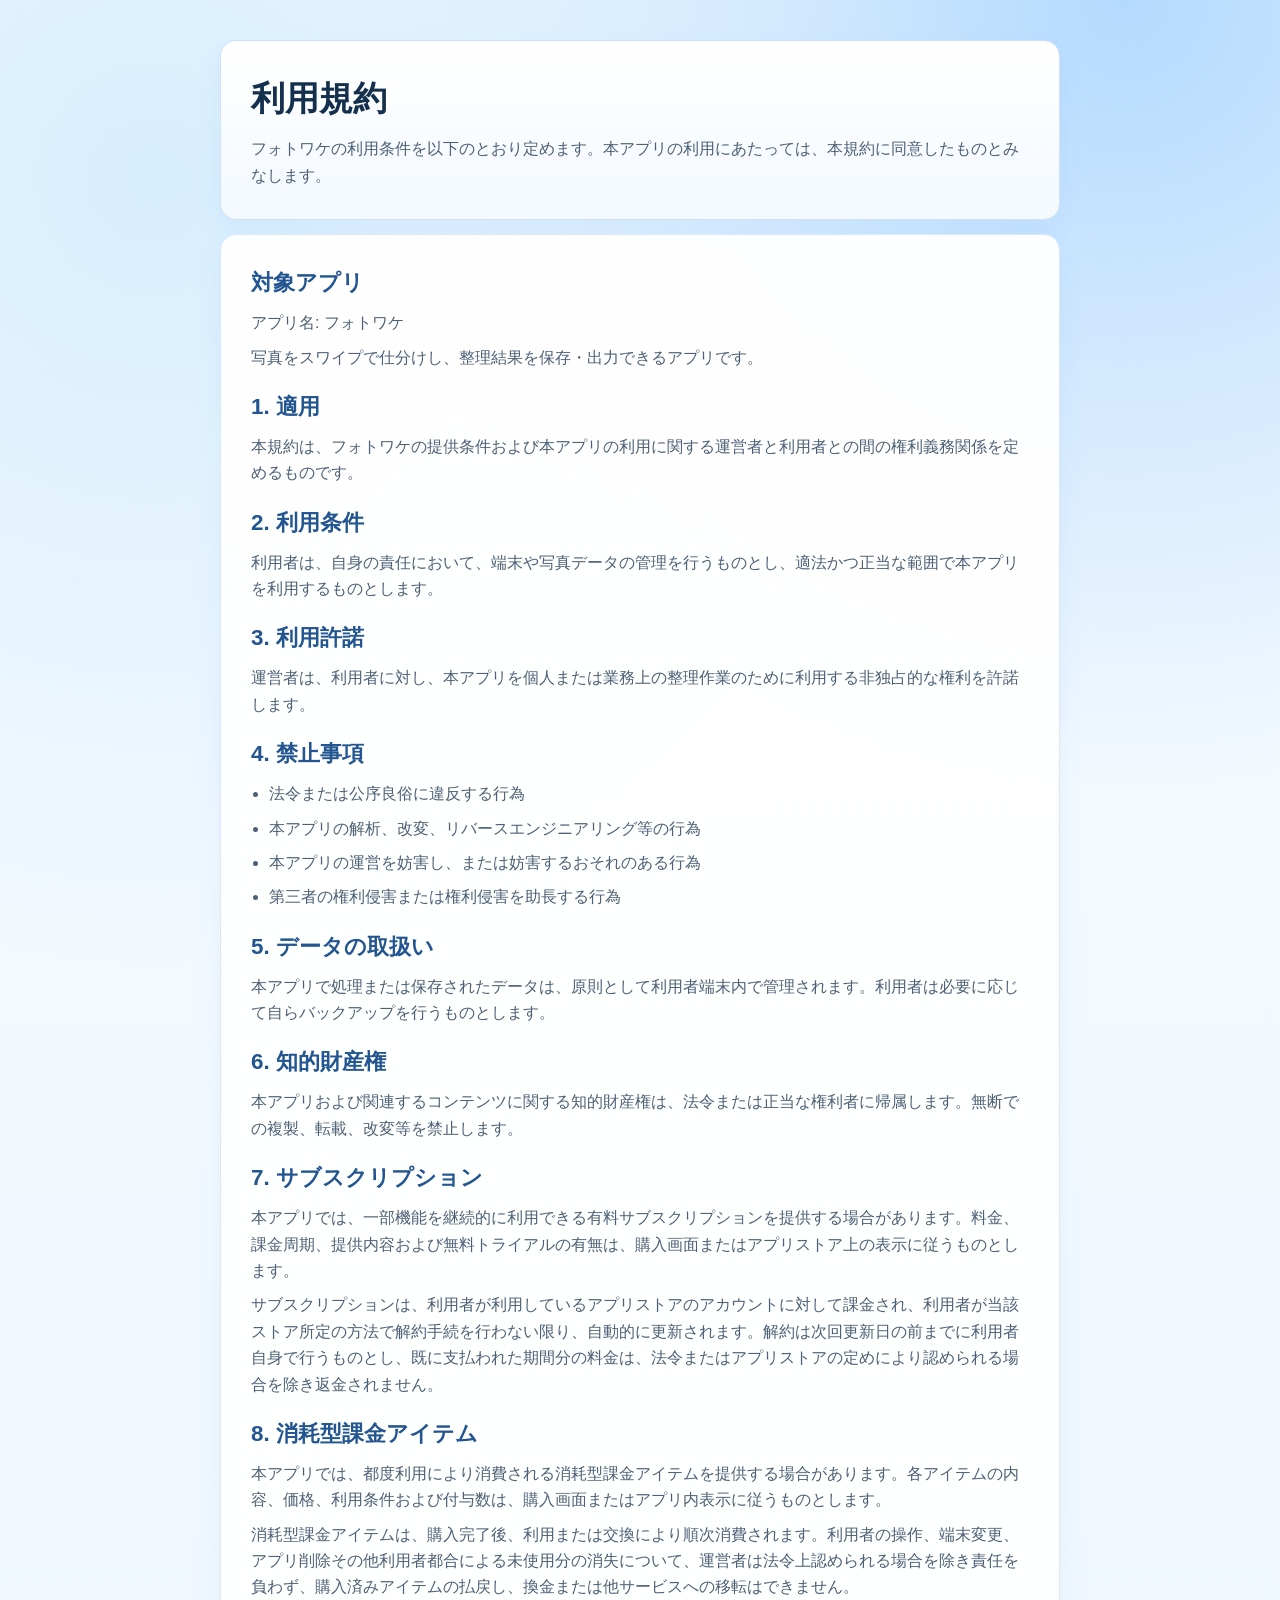
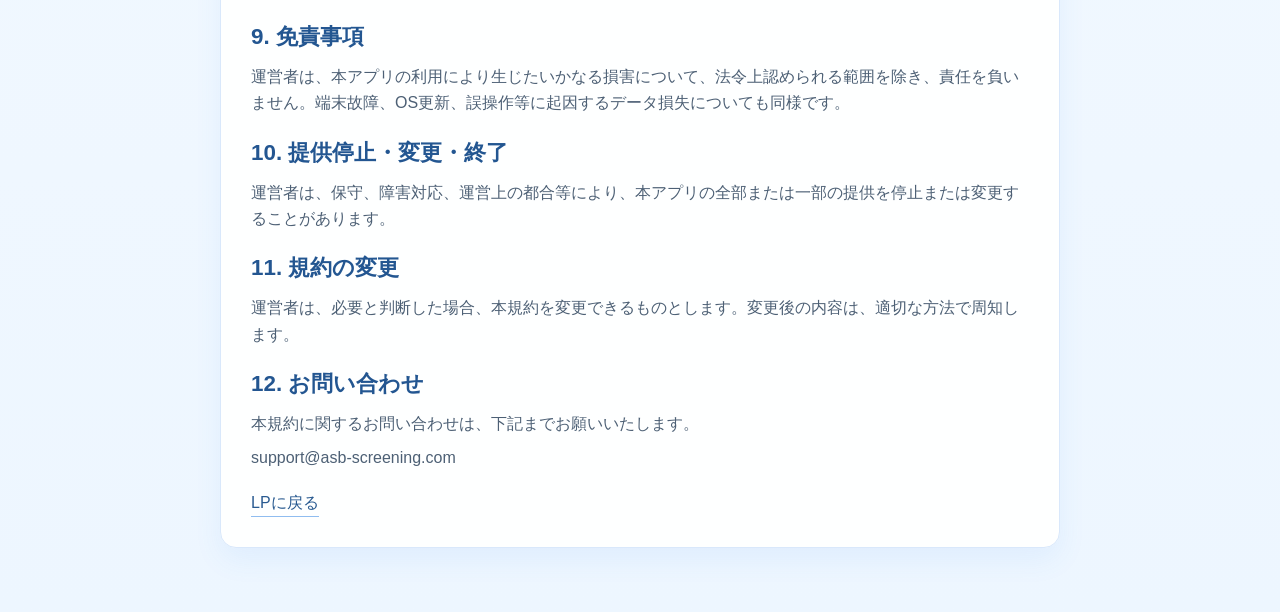
<file: photowake/terms/index.html>
<!doctype html>
<html lang="ja">
<head>
  <meta charset="utf-8">
  <meta name="viewport" content="width=device-width, initial-scale=1">
  <title>利用規約 | フォトワケ</title>
  <meta name="description" content="フォトワケの利用規約です。利用条件、禁止事項、免責、知的財産権、利用停止などについて定めています。">
  <link rel="canonical" href="https://lp.asb-screening.com/photowake/terms">
  <link rel="icon" type="image/png" sizes="32x32" href="/favicon-32x32.png">
  <link rel="icon" type="image/png" sizes="16x16" href="/favicon-16x16.png">
  <link rel="icon" href="/favicon.ico">
  <link rel="apple-touch-icon" href="/apple-touch-icon.png">
  <link rel="manifest" href="/site.webmanifest">
  <link rel="stylesheet" href="/styles/common.css">
  <link rel="stylesheet" href="/styles/photowake.css">
</head>
<body class="photowake-legal">
  <main class="legal-main" aria-labelledby="terms-title">
    <div class="container legal-shell">
      <header class="card legal-header">
        <h1 id="terms-title">利用規約</h1>
        <p>フォトワケの利用条件を以下のとおり定めます。本アプリの利用にあたっては、本規約に同意したものとみなします。</p>
      </header>

      <article class="card legal-body">
        <section aria-labelledby="service">
          <h2 id="service">対象アプリ</h2>
          <p>アプリ名: フォトワケ</p>
          <p>写真をスワイプで仕分けし、整理結果を保存・出力できるアプリです。</p>
        </section>

        <section aria-labelledby="scope">
          <h2 id="scope">1. 適用</h2>
          <p>本規約は、フォトワケの提供条件および本アプリの利用に関する運営者と利用者との間の権利義務関係を定めるものです。</p>
        </section>

        <section aria-labelledby="account">
          <h2 id="account">2. 利用条件</h2>
          <p>利用者は、自身の責任において、端末や写真データの管理を行うものとし、適法かつ正当な範囲で本アプリを利用するものとします。</p>
        </section>

        <section aria-labelledby="license">
          <h2 id="license">3. 利用許諾</h2>
          <p>運営者は、利用者に対し、本アプリを個人または業務上の整理作業のために利用する非独占的な権利を許諾します。</p>
        </section>

        <section aria-labelledby="prohibited">
          <h2 id="prohibited">4. 禁止事項</h2>
          <ul>
            <li>法令または公序良俗に違反する行為</li>
            <li>本アプリの解析、改変、リバースエンジニアリング等の行為</li>
            <li>本アプリの運営を妨害し、または妨害するおそれのある行為</li>
            <li>第三者の権利侵害または権利侵害を助長する行為</li>
          </ul>
        </section>

        <section aria-labelledby="data">
          <h2 id="data">5. データの取扱い</h2>
          <p>本アプリで処理または保存されたデータは、原則として利用者端末内で管理されます。利用者は必要に応じて自らバックアップを行うものとします。</p>
        </section>

        <section aria-labelledby="ip">
          <h2 id="ip">6. 知的財産権</h2>
          <p>本アプリおよび関連するコンテンツに関する知的財産権は、法令または正当な権利者に帰属します。無断での複製、転載、改変等を禁止します。</p>
        </section>

        <section aria-labelledby="subscription">
          <h2 id="subscription">7. サブスクリプション</h2>
          <p>本アプリでは、一部機能を継続的に利用できる有料サブスクリプションを提供する場合があります。料金、課金周期、提供内容および無料トライアルの有無は、購入画面またはアプリストア上の表示に従うものとします。</p>
          <p>サブスクリプションは、利用者が利用しているアプリストアのアカウントに対して課金され、利用者が当該ストア所定の方法で解約手続を行わない限り、自動的に更新されます。解約は次回更新日の前までに利用者自身で行うものとし、既に支払われた期間分の料金は、法令またはアプリストアの定めにより認められる場合を除き返金されません。</p>
        </section>

        <section aria-labelledby="consumable">
          <h2 id="consumable">8. 消耗型課金アイテム</h2>
          <p>本アプリでは、都度利用により消費される消耗型課金アイテムを提供する場合があります。各アイテムの内容、価格、利用条件および付与数は、購入画面またはアプリ内表示に従うものとします。</p>
          <p>消耗型課金アイテムは、購入完了後、利用または交換により順次消費されます。利用者の操作、端末変更、アプリ削除その他利用者都合による未使用分の消失について、運営者は法令上認められる場合を除き責任を負わず、購入済みアイテムの払戻し、換金または他サービスへの移転はできません。</p>
        </section>

        <section aria-labelledby="disclaimer">
          <h2 id="disclaimer">9. 免責事項</h2>
          <p>運営者は、本アプリの利用により生じたいかなる損害について、法令上認められる範囲を除き、責任を負いません。端末故障、OS更新、誤操作等に起因するデータ損失についても同様です。</p>
        </section>

        <section aria-labelledby="suspension">
          <h2 id="suspension">10. 提供停止・変更・終了</h2>
          <p>運営者は、保守、障害対応、運営上の都合等により、本アプリの全部または一部の提供を停止または変更することがあります。</p>
        </section>

        <section aria-labelledby="changes">
          <h2 id="changes">11. 規約の変更</h2>
          <p>運営者は、必要と判断した場合、本規約を変更できるものとします。変更後の内容は、適切な方法で周知します。</p>
        </section>

        <section aria-labelledby="contact">
          <h2 id="contact">12. お問い合わせ</h2>
          <p>本規約に関するお問い合わせは、下記までお願いいたします。</p>
          <p>support@asb-screening.com</p>
        </section>

        <a class="back-link" href="/photowake">LPに戻る</a>
      </article>
    </div>
  </main>
</body>
</html>
</file>
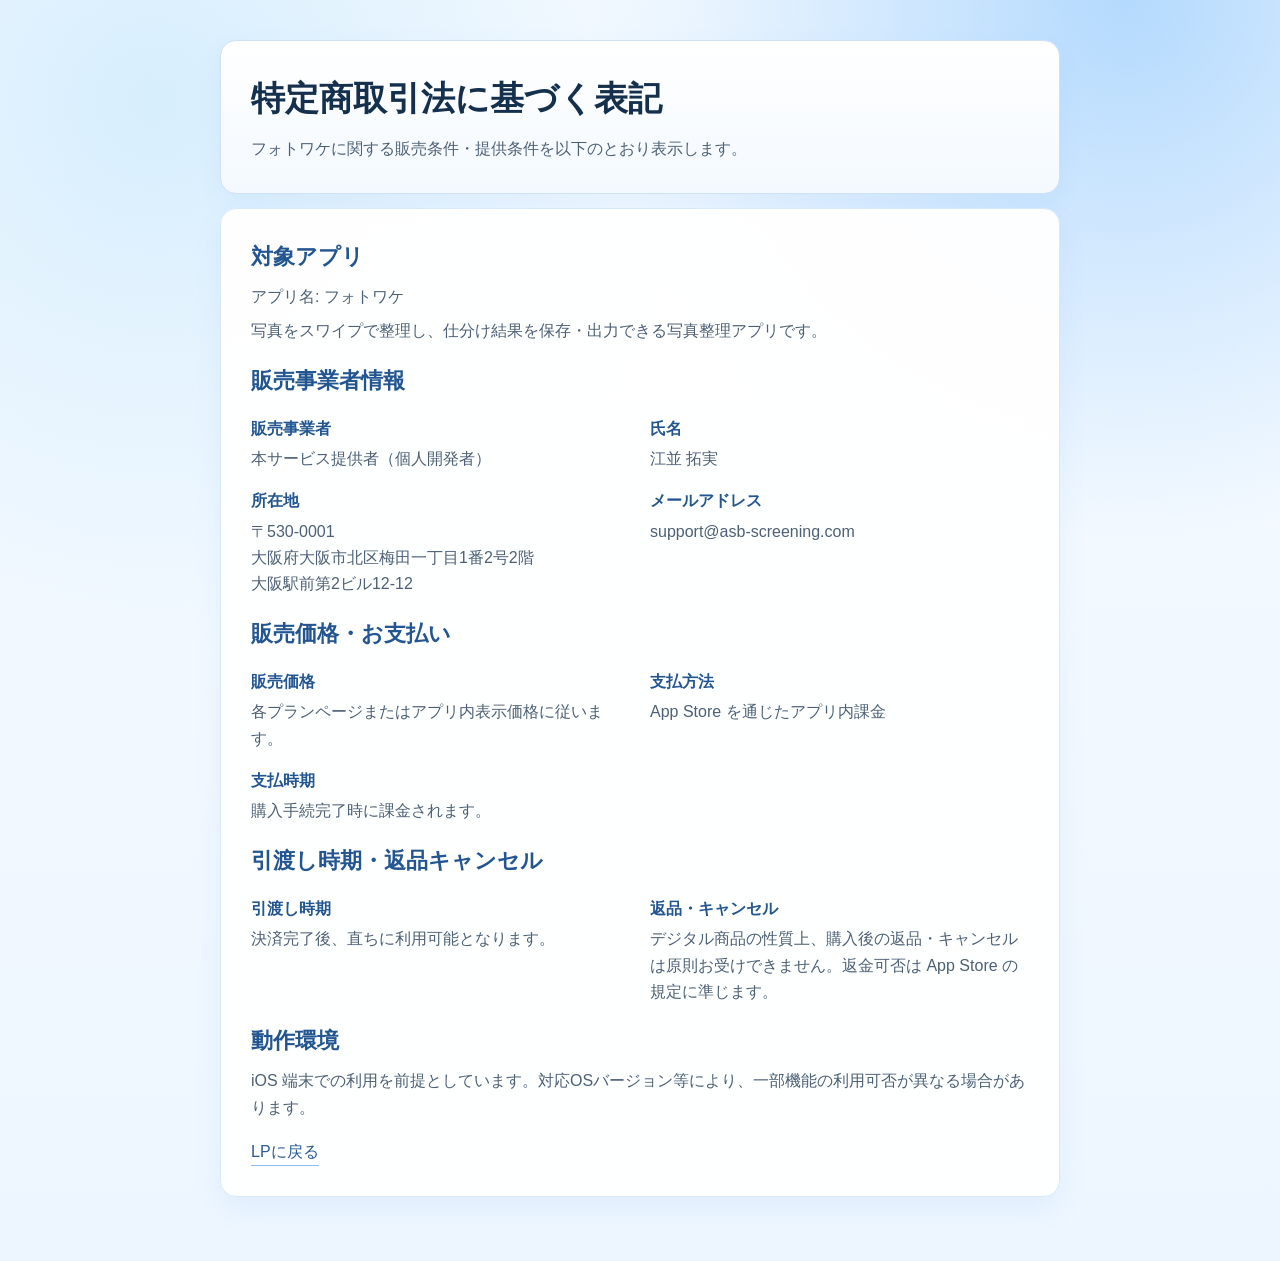
<file: photowake/tokutei/index.html>
<!doctype html>
<html lang="ja">
<head>
  <meta charset="utf-8">
  <meta name="viewport" content="width=device-width, initial-scale=1">
  <title>特定商取引法に基づく表記 | フォトワケ</title>
  <meta name="description" content="フォトワケの特定商取引法に基づく表記です。販売価格、支払方法、引渡し時期、返品・キャンセル、動作環境などをご案内します。">
  <link rel="canonical" href="https://lp.asb-screening.com/photowake/tokutei">
  <link rel="icon" type="image/png" sizes="32x32" href="/favicon-32x32.png">
  <link rel="icon" type="image/png" sizes="16x16" href="/favicon-16x16.png">
  <link rel="icon" href="/favicon.ico">
  <link rel="apple-touch-icon" href="/apple-touch-icon.png">
  <link rel="manifest" href="/site.webmanifest">
  <link rel="stylesheet" href="/styles/common.css">
  <link rel="stylesheet" href="/styles/photowake.css">
</head>
<body class="photowake-legal">
  <main class="legal-main" aria-labelledby="legal-title">
    <div class="container legal-shell">
      <header class="card legal-header">
        <h1 id="legal-title">特定商取引法に基づく表記</h1>
        <p>フォトワケに関する販売条件・提供条件を以下のとおり表示します。</p>
      </header>

      <article class="card legal-body">
        <section aria-labelledby="service">
          <h2 id="service">対象アプリ</h2>
          <p>アプリ名: フォトワケ</p>
          <p>写真をスワイプで整理し、仕分け結果を保存・出力できる写真整理アプリです。</p>
        </section>

        <section aria-labelledby="seller-info">
          <h2 id="seller-info">販売事業者情報</h2>
          <dl class="legal-kv">
            <div>
              <dt>販売事業者</dt>
              <dd>本サービス提供者（個人開発者）</dd>
            </div>
            <div>
              <dt>氏名</dt>
              <dd>江並 拓実</dd>
            </div>
            <div>
              <dt>所在地</dt>
              <dd>〒530-0001<br>大阪府大阪市北区梅田一丁目1番2号2階<br>大阪駅前第2ビル12-12</dd>
            </div>
            <div>
              <dt>メールアドレス</dt>
              <dd>support@asb-screening.com</dd>
            </div>
          </dl>
        </section>

        <section aria-labelledby="price-payment">
          <h2 id="price-payment">販売価格・お支払い</h2>
          <dl class="legal-kv">
            <div>
              <dt>販売価格</dt>
              <dd>各プランページまたはアプリ内表示価格に従います。</dd>
            </div>
            <div>
              <dt>支払方法</dt>
              <dd>App Store を通じたアプリ内課金</dd>
            </div>
            <div>
              <dt>支払時期</dt>
              <dd>購入手続完了時に課金されます。</dd>
            </div>
          </dl>
        </section>

        <section aria-labelledby="delivery-refund">
          <h2 id="delivery-refund">引渡し時期・返品キャンセル</h2>
          <dl class="legal-kv">
            <div>
              <dt>引渡し時期</dt>
              <dd>決済完了後、直ちに利用可能となります。</dd>
            </div>
            <div>
              <dt>返品・キャンセル</dt>
              <dd>デジタル商品の性質上、購入後の返品・キャンセルは原則お受けできません。返金可否は App Store の規定に準じます。</dd>
            </div>
          </dl>
        </section>

        <section aria-labelledby="environment">
          <h2 id="environment">動作環境</h2>
          <p>iOS 端末での利用を前提としています。対応OSバージョン等により、一部機能の利用可否が異なる場合があります。</p>
        </section>

        <a class="back-link" href="/photowake">LPに戻る</a>
      </article>
    </div>
  </main>
</body>
</html>
</file>
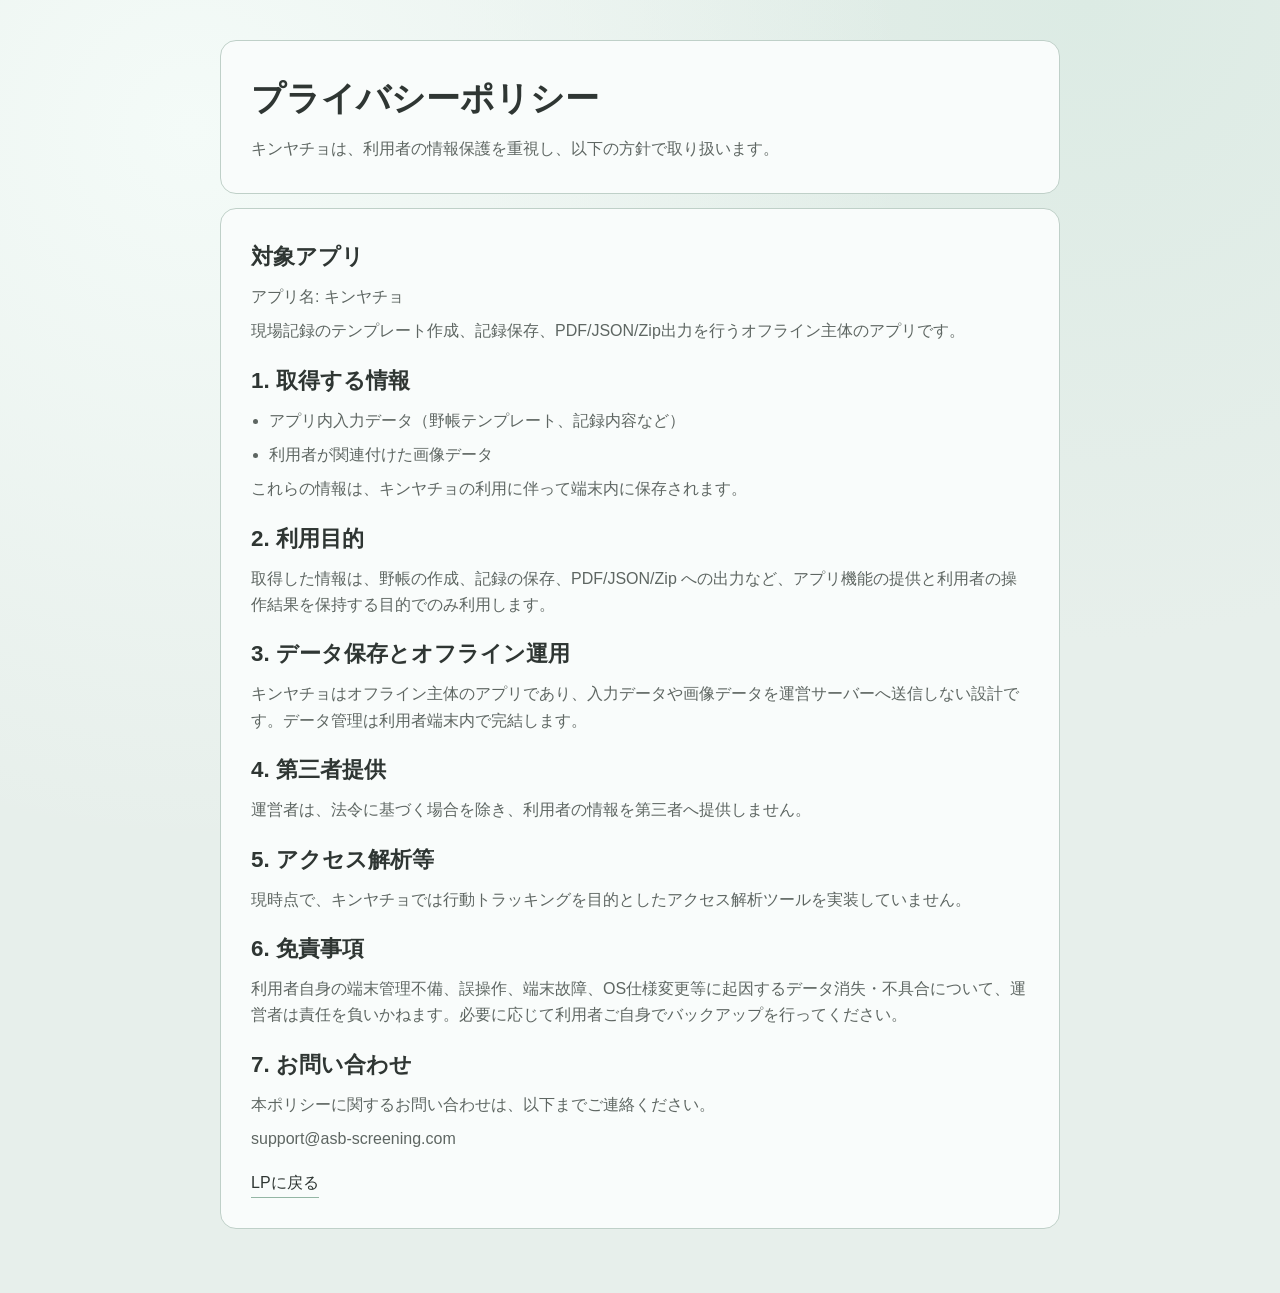
<file: privacy.html>
<!doctype html>
<html lang="ja">
<head>
  <meta charset="utf-8">
  <meta http-equiv="refresh" content="0; url=/kinyacho/privacy">
  <meta name="robots" content="noindex">
  <title>Redirecting...</title>
  <link rel="canonical" href="https://lp.asb-screening.com/kinyacho/privacy">
</head>
<body>
  <p><a href="/kinyacho/privacy">/kinyacho/privacy</a> へ移動します。</p>
</body>
</html>
</file>
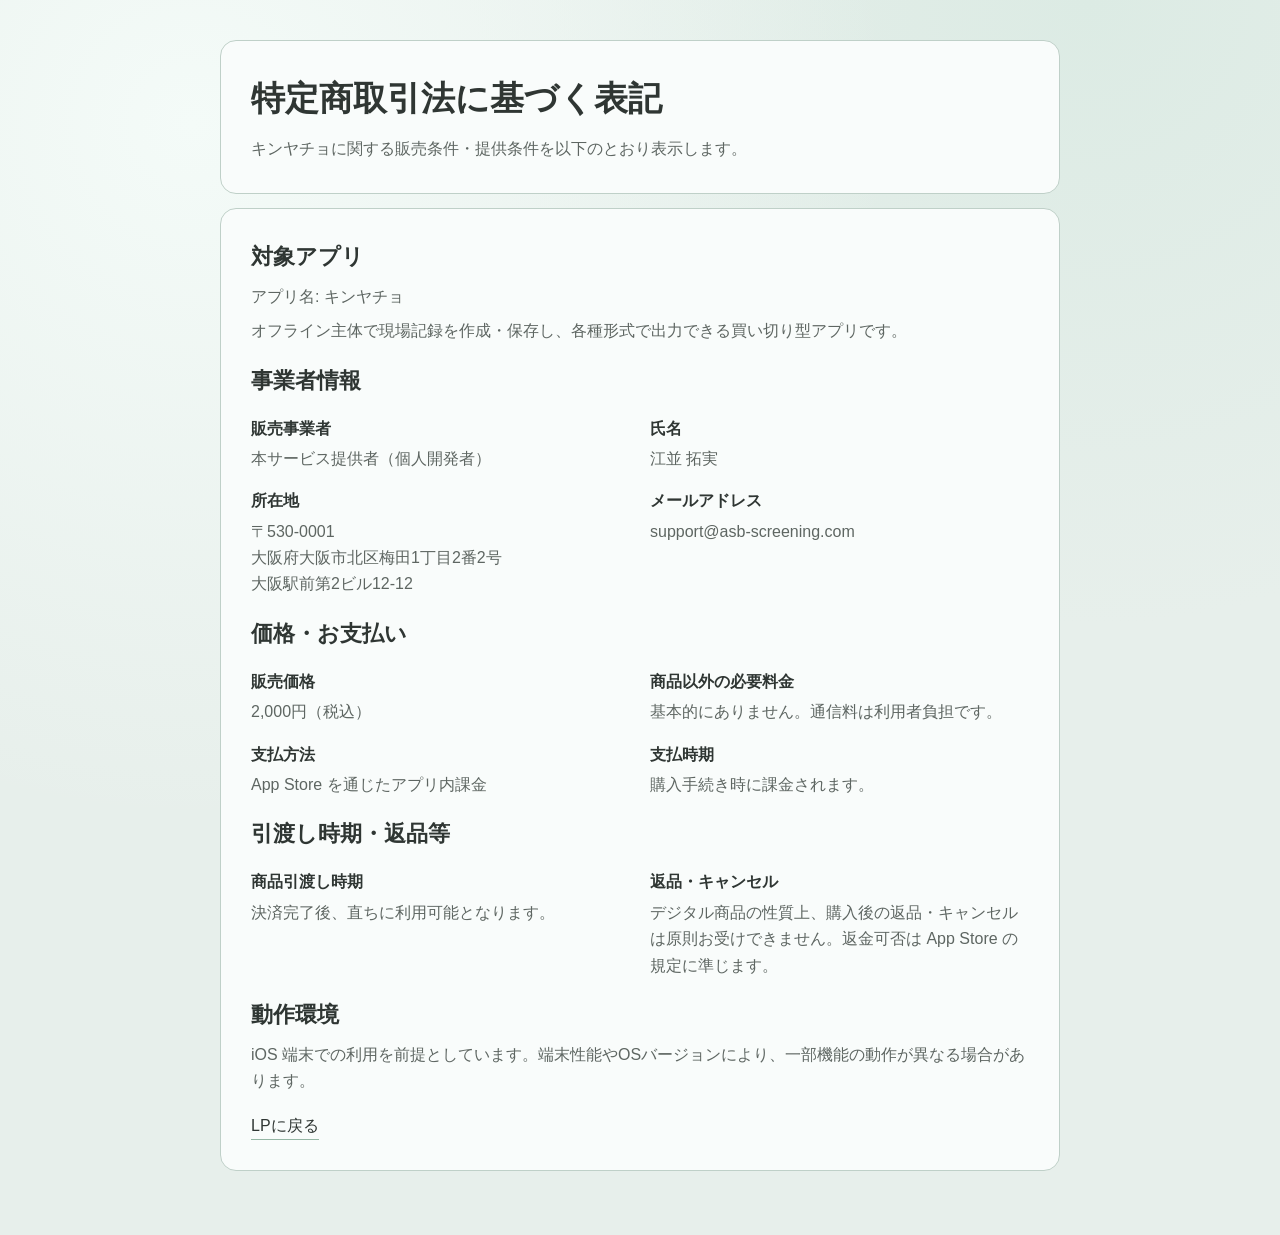
<file: tokutei.html>
<!doctype html>
<html lang="ja">
<head>
  <meta charset="utf-8">
  <meta http-equiv="refresh" content="0; url=/kinyacho/tokutei">
  <meta name="robots" content="noindex">
  <title>Redirecting...</title>
  <link rel="canonical" href="https://lp.asb-screening.com/kinyacho/tokutei">
</head>
<body>
  <p><a href="/kinyacho/tokutei">/kinyacho/tokutei</a> へ移動します。</p>
</body>
</html>
</file>
<file: styles/common.css>
﻿:root {
  --bg: #e7efeb;
  --surface-strong: #ffffff;
  --text: #2f3633;
  --muted: #5e6662;
  --line: #c2ccc7;
}

* {
  box-sizing: border-box;
}

body {
  margin: 0;
  font-family: "Zen Kaku Gothic New", "M PLUS 1p", "Yu Gothic", sans-serif;
  color: var(--text);
  line-height: 1.65;
  background:
    radial-gradient(circle at 15% 10%, #f4fbf8 0%, transparent 45%),
    radial-gradient(circle at 85% 0%, #dcebe4 0%, transparent 38%),
    var(--bg);
}

img {
  display: block;
  width: 100%;
  height: auto;
}

a {
  color: inherit;
}

.container {
  width: min(1120px, calc(100% - 28px));
  margin-inline: auto;
}

.legal-main {
  padding: 28px 0 64px;
}

.legal-shell {
  max-width: 840px;
  margin: 0 auto;
}

.legal-header {
  padding: 26px 20px;
  margin-bottom: 14px;
  border-radius: 16px;
  border: 1px solid #bfd0c8;
  background: #f9fcfb;
}

.legal-header h1 {
  margin: 0;
  font-size: clamp(1.5rem, 1.2rem + 1.3vw, 2.1rem);
}

.legal-header p {
  margin: 10px 0 0;
  color: var(--muted);
}

.legal-body {
  padding: 22px 20px;
  border-radius: 16px;
  border: 1px solid #bfd0c8;
  background: #f9fcfb;
}

.legal-body section + section {
  margin-top: 18px;
}

.legal-body h2 {
  margin: 0 0 8px;
  font-size: clamp(1.15rem, 1.05rem + 0.5vw, 1.4rem);
}

.legal-body p,
.legal-body li {
  margin: 0;
  color: var(--muted);
}

.legal-body ul {
  margin: 0;
  padding-left: 1.15rem;
}

.legal-body li + li,
.legal-body p + p,
.legal-body p + ul,
.legal-body ul + p {
  margin-top: 8px;
}

.legal-kv {
  display: grid;
  gap: 10px;
}

.legal-kv dt {
  font-weight: 700;
}

.legal-kv dd {
  margin: 4px 0 0;
  color: var(--muted);
}

.document-grid {
  display: grid;
  gap: 14px;
}

.document-card {
  display: grid;
  gap: 16px;
  padding: 22px;
  border-radius: 24px;
  border: 1px solid var(--line);
  background: rgba(255, 255, 255, 0.88);
  box-shadow: 0 18px 42px rgba(47, 100, 170, 0.1);
}

.document-copy {
  display: grid;
  gap: 10px;
}

.document-copy h3 {
  margin: 0;
  font-size: 1.35rem;
}

.document-copy p {
  margin: 0;
  color: var(--muted);
}

.document-actions {
  display: flex;
  flex-wrap: wrap;
  gap: 10px;
}

.document-button {
  display: inline-flex;
  align-items: center;
  justify-content: center;
  min-height: 48px;
  padding: 12px 18px;
  border-radius: 999px;
  border: 1px solid var(--line-strong, var(--line));
  background: linear-gradient(135deg, #5da9ff 0%, #347fe8 100%);
  color: #ffffff;
  text-decoration: none;
  font-weight: 800;
  box-shadow: 0 18px 34px rgba(62, 140, 244, 0.2);
}

.document-meta {
  font-size: 0.92rem;
  color: var(--text-soft, var(--muted));
}

.document-preview {
  overflow: hidden;
  border-radius: 20px;
  border: 1px solid var(--line);
  background: #ffffff;
}

.document-preview img {
  width: 100%;
  height: auto;
}

.back-link {
  display: inline-block;
  margin-top: 18px;
  text-decoration: none;
  border-bottom: 1px solid #94b6a4;
}

@media (min-width: 760px) {
  .legal-main {
    padding-top: 40px;
  }

  .legal-header,
  .legal-body {
    padding: 30px;
  }

  .legal-kv {
    grid-template-columns: repeat(2, minmax(0, 1fr));
    column-gap: 20px;
    row-gap: 16px;
  }

  .document-card {
    grid-template-columns: minmax(0, 0.92fr) minmax(260px, 0.88fr);
    align-items: center;
  }
}
</file>
<file: styles/hub.css>
﻿.hub-main {
  min-height: 100vh;
  display: grid;
  place-items: center;
  padding: 48px 0;
}

.hub-shell {
  max-width: 920px;
}

.hub-kicker {
  margin: 0;
  font-size: 0.75rem;
  letter-spacing: 0.16em;
  font-weight: 700;
  color: #4f6f62;
}

.hub-shell h1 {
  margin: 10px 0 0;
  font-size: clamp(1.8rem, 1.3rem + 1.9vw, 3rem);
  line-height: 1.2;
}

.hub-lead {
  margin: 10px 0 0;
  color: #5b6661;
}

.hub-grid {
  margin-top: 24px;
  display: grid;
  gap: 14px;
}

.hub-card {
  background: #f9fcfb;
  border: 1px solid #c1d0c9;
  border-radius: 16px;
  padding: 18px;
}

.hub-card__icon {
  width: 72px;
  height: 72px;
  display: block;
  border-radius: 18px;
  box-shadow: 0 12px 24px rgba(37, 69, 58, 0.12);
  object-fit: cover;
}

.hub-card h2 {
  margin: 14px 0 0;
  font-size: 1.2rem;
}

.hub-card p {
  margin: 8px 0 0;
  color: #4e5b56;
}

.hub-button {
  margin-top: 14px;
  display: inline-flex;
  min-height: 44px;
  align-items: center;
  justify-content: center;
  padding: 0 16px;
  border-radius: 999px;
  border: 1px solid #94b7a8;
  text-decoration: none;
  font-weight: 700;
  color: #25453a;
  background: #e9f4ef;
}

@media (min-width: 820px) {
  .hub-grid {
    grid-template-columns: repeat(2, minmax(0, 1fr));
  }
}
</file>
<file: styles/photowake.css>
:root {
  --bg: #f4f9ff;
  --bg-soft: #eef6ff;
  --surface: #ffffff;
  --surface-subtle: rgba(255, 255, 255, 0.82);
  --surface-accent: #f3f8ff;
  --line: #d8e6f7;
  --line-strong: #bdd4f0;
  --text: #15304d;
  --text-soft: #55708d;
  --text-inverse: #f7fbff;
  --brand: #4f99f9;
  --brand-deep: #2d6fbc;
  --brand-strong: #2b7de9;
  --accent-good: #2db36c;
  --accent-soft: #ecf5ff;
  --shadow: 0 20px 48px rgba(47, 100, 170, 0.14);
  --radius-xl: 32px;
  --radius-lg: 24px;
  --radius-md: 18px;
  --container: min(1120px, calc(100% - 32px));
}

* {
  box-sizing: border-box;
}

html {
  scroll-behavior: smooth;
}

body {
  margin: 0;
  color: var(--text);
  font-family: "Segoe UI", "Hiragino Sans", "Yu Gothic UI", sans-serif;
  background:
    radial-gradient(circle at 8% 0%, rgba(213, 237, 253, 0.95) 0%, transparent 34%),
    radial-gradient(circle at 88% 10%, rgba(168, 212, 253, 0.62) 0%, transparent 28%),
    linear-gradient(180deg, #f8fbff 0%, #eef6ff 100%);
}

a {
  color: inherit;
}

img,
video {
  display: block;
  max-width: 100%;
}

.skip-link {
  position: absolute;
  left: 12px;
  top: -44px;
  z-index: 100;
  padding: 8px 12px;
  border-radius: 999px;
  border: 1px solid var(--line-strong);
  background: #fff;
}

.skip-link:focus {
  top: 12px;
}

.container {
  width: var(--container);
  margin-inline: auto;
}

.site-header {
  position: sticky;
  top: 0;
  z-index: 20;
  border-bottom: 1px solid rgba(83, 128, 178, 0.16);
  backdrop-filter: blur(14px);
  background: rgba(246, 250, 255, 0.88);
}

.site-header__inner {
  display: flex;
  align-items: center;
  justify-content: space-between;
  gap: 16px;
  min-height: 66px;
}

.brand {
  text-decoration: none;
  font-size: 1rem;
  font-weight: 800;
  letter-spacing: 0.08em;
}

.header-nav {
  display: none;
  gap: 18px;
  flex-wrap: wrap;
}

.header-nav a {
  text-decoration: none;
  color: var(--text-soft);
  font-size: 0.94rem;
}

.hero,
.section,
.section-tone,
.section-cta {
  padding: 72px 0;
}

.hero {
  padding-top: 38px;
}

.hero-grid,
.section-grid {
  display: grid;
  gap: 28px;
}

.hero-copy,
.hero-visual,
.section-heading,
.section-content {
  min-width: 0;
}

.eyebrow,
.section-label {
  margin: 0 0 12px;
  font-size: 0.78rem;
  font-weight: 800;
  letter-spacing: 0.16em;
  text-transform: uppercase;
  color: var(--brand-deep);
}

.hero h1,
.section-heading h2,
.section-head h2,
.cta-panel h2 {
  margin: 0;
  font-weight: 800;
  letter-spacing: -0.03em;
  line-height: 1.08;
}

.hero h1 {
  font-size: clamp(1.9rem, 4.9vw, 3.85rem);
  max-width: none;
  white-space: nowrap;
}

.hero-title-line {
  display: block;
  width: max-content;
}

.section-heading h2,
.section-head h2,
.cta-panel h2 {
  font-size: clamp(1.9rem, 5vw, 3.3rem);
  max-width: 16ch;
}

.hero-lead,
.hero-note,
.info-card p,
.swipe-rule p,
.metaphor-card p,
.feature-card p,
.assurance-card p,
.usecase-card p,
.flow-card p,
.price-card p,
.store-card p,
.support-lead,
.faq-item p,
.cta-copy {
  margin: 0;
  line-height: 1.75;
  color: var(--text-soft);
}

.hero-lead {
  margin-top: 18px;
  font-size: 1.05rem;
  color: #31577f;
  max-width: none;
  white-space: nowrap;
}

.hero-lead-line,
.hero-note-line {
  display: block;
  width: max-content;
}

.hero-points {
  display: grid;
  gap: 10px;
  margin: 22px 0 0;
  padding: 0;
  list-style: none;
}

.hero-points li {
  padding: 14px 16px;
  border: 1px solid var(--line);
  border-radius: 16px;
  background: rgba(255, 255, 255, 0.72);
  font-weight: 700;
  box-shadow: 0 12px 28px rgba(79, 153, 249, 0.08);
}

.hero-note {
  margin-top: 18px;
  max-width: none;
  white-space: nowrap;
}

.cta-actions {
  display: grid;
  gap: 12px;
  margin-top: 24px;
}

.button-primary,
.button-secondary {
  min-height: 52px;
  border-radius: 999px;
  padding: 14px 22px;
  text-decoration: none;
  font-weight: 800;
  text-align: center;
}

.button-primary {
  border: 1px solid transparent;
  background: linear-gradient(135deg, #5da9ff 0%, #347fe8 100%);
  color: #ffffff;
  box-shadow: 0 18px 34px rgba(62, 140, 244, 0.22);
}

.button-secondary {
  border: 1px solid var(--line-strong);
  background: rgba(255, 255, 255, 0.82);
  color: var(--brand-deep);
}

.button-secondary--light {
  border-color: rgba(255, 255, 255, 0.42);
  background: rgba(255, 255, 255, 0.14);
  color: var(--text-inverse);
}

.hero-visual {
  display: grid;
  gap: 14px;
}

.phone-stage {
  position: relative;
  width: min(100%, 360px);
  margin-inline: auto;
}

.phone-shell {
  position: relative;
  overflow: hidden;
  padding: 16px;
  border-radius: 44px;
  background: linear-gradient(180deg, #1a2431 0%, #111821 100%);
  box-shadow:
    0 28px 80px rgba(33, 62, 96, 0.24),
    inset 0 0 0 1px rgba(255, 255, 255, 0.08);
}

.phone-notch {
  position: absolute;
  top: 10px;
  left: 50%;
  width: 34%;
  height: 22px;
  transform: translateX(-50%);
  border-radius: 999px;
  background: rgba(4, 4, 4, 0.88);
  z-index: 2;
}

.hero-video {
  width: 100%;
  aspect-ratio: 1166 / 2418;
  object-fit: cover;
  border-radius: 30px;
  background: #000;
}

.gesture-card {
  position: absolute;
  display: grid;
  gap: 2px;
  padding: 12px 14px;
  border-radius: 18px;
  color: #fff;
  box-shadow: var(--shadow);
  backdrop-filter: blur(10px);
}

.gesture-card strong {
  font-size: 0.92rem;
}

.gesture-card span {
  font-size: 0.78rem;
  opacity: 0.86;
}

.gesture-card--left {
  top: 10%;
  left: -2%;
  background: rgba(45, 179, 108, 0.92);
  transform: rotate(-6deg);
}

.gesture-card--right {
  right: -2%;
  bottom: 14%;
  background: rgba(79, 153, 249, 0.92);
  transform: rotate(7deg);
}

.section {
  background: transparent;
}

.section-tone {
  background: rgba(255, 255, 255, 0.48);
}

.section-content,
.cards-compact,
.method-grid,
.feature-grid,
.assurance-grid,
.usecase-grid,
.pricing-stack,
.pricing-grid,
.store-grid,
.faq-list {
  display: grid;
  gap: 14px;
}

.info-card,
.swipe-rule,
.feature-card,
.assurance-card,
.usecase-card,
.price-card,
.store-card,
.support-shell,
.faq-item {
  border-radius: var(--radius-lg);
  border: 1px solid var(--line);
  background: var(--surface-subtle);
  padding: 22px;
  box-shadow: var(--shadow);
}

.swipe-rule {
  background: linear-gradient(180deg, #f9fcff 0%, #edf6ff 100%);
}

.swipe-rule h3,
.feature-card h3,
.price-card h3,
.store-card h3 {
  margin: 14px 0 8px;
  font-size: 1.4rem;
}

.swipe-chip {
  display: inline-flex;
  align-items: center;
  justify-content: center;
  min-height: 34px;
  padding: 0 12px;
  border-radius: 999px;
  font-size: 0.82rem;
  font-weight: 800;
  letter-spacing: 0.08em;
  text-transform: uppercase;
}

.swipe-rule--accept .swipe-chip {
  background: rgba(45, 179, 108, 0.14);
  color: #168950;
}

.swipe-rule--later .swipe-chip {
  background: rgba(79, 153, 249, 0.14);
  color: #2d6fbc;
}

.feature-card,
.price-card,
.store-card {
  background: #ffffff;
}

.feature-card h3,
.usecase-card span {
  color: var(--brand-deep);
}

.assurance-grid {
  grid-template-columns: repeat(1, minmax(0, 1fr));
}

.assurance-card {
  display: flex;
  align-items: center;
  justify-content: center;
  min-height: 110px;
  text-align: center;
  background: linear-gradient(180deg, #f9fcff 0%, #edf6ff 100%);
}

.assurance-card p {
  font-weight: 800;
  color: var(--brand-deep);
}

.usecase-card span {
  display: block;
  margin-bottom: 8px;
  font-size: 1.1rem;
}

.price-card--accent {
  border-color: #c5dcfb;
  background: linear-gradient(180deg, #f7fbff 0%, #edf6ff 100%);
}

.cards-compact p,
.swipe-rule p,
.feature-card p,
.price-card p,
.store-card p,
.faq-item p,
.usecase-card p {
  max-width: none;
}

.store-badge-link {
  display: inline-flex;
  width: fit-content;
  margin-top: 18px;
  text-decoration: none;
  align-items: center;
  justify-content: center;
  min-height: 42px;
  max-width: 100%;
}

.store-badge-link.is-disabled {
  opacity: 0.72;
  cursor: not-allowed;
  pointer-events: none;
}

.store-badge-link img {
  height: 42px;
  width: auto;
  display: block;
}

.store-contact-link {
  margin-top: 18px;
}

.document-card {
  background: linear-gradient(180deg, #ffffff 0%, #f3f9ff 100%);
  border-color: #d9e8fb;
  box-shadow: 0 12px 28px rgba(62, 140, 244, 0.08);
}

.document-copy p,
.document-meta {
  color: #4d6075;
}

.section-head {
  display: grid;
  gap: 10px;
  margin-bottom: 18px;
}

.support-shell .section-head h2 {
  max-width: none;
  white-space: nowrap;
}

.support-shell {
  padding: 28px;
}

.support-form {
  display: grid;
  gap: 14px;
  margin-top: 18px;
}

.form-field {
  display: grid;
  gap: 6px;
}

.form-field span {
  font-size: 0.92rem;
  font-weight: 700;
  color: var(--text);
}

.form-field em {
  font-style: normal;
  color: #cf4f56;
  font-size: 0.82rem;
  margin-left: 6px;
}

.form-field small {
  color: var(--text-soft);
  font-size: 0.82rem;
  margin-left: 6px;
}

.form-field input,
.form-field textarea {
  width: 100%;
  border: 1px solid var(--line-strong);
  background: #ffffff;
  color: var(--text);
  border-radius: 14px;
  padding: 12px 13px;
  font: inherit;
}

.form-field textarea {
  min-height: 140px;
  resize: vertical;
}

.form-field input:focus,
.form-field textarea:focus {
  outline: 2px solid rgba(79, 153, 249, 0.2);
  border-color: var(--brand);
}

.form-field--full {
  grid-column: 1 / -1;
}

.support-submit:disabled {
  opacity: 0.7;
  cursor: wait;
}

.support-status {
  margin: 0;
  min-height: 1.5em;
  color: var(--text-soft);
}

.support-status[data-state="success"] {
  color: #19844c;
}

.support-status[data-state="error"] {
  color: #cf4f56;
}

.faq-item summary {
  cursor: pointer;
  font-weight: 800;
  color: var(--text);
}

.faq-item p {
  margin-top: 10px;
}

.section-cta {
  color: var(--text-inverse);
  background:
    radial-gradient(circle at left top, rgba(168, 212, 253, 0.24), transparent 34%),
    linear-gradient(135deg, #2d6fbc 0%, #183d6b 100%);
}

.section-cta .section-label,
.section-cta .cta-panel h2,
.section-cta .cta-copy {
  color: var(--text-inverse);
}

.cta-panel {
  display: grid;
  gap: 22px;
  padding: 28px;
  border-radius: var(--radius-xl);
  border: 1px solid rgba(255, 255, 255, 0.14);
  background: rgba(255, 255, 255, 0.08);
  box-shadow: 0 24px 60px rgba(10, 37, 74, 0.22);
}

.footer {
  padding: 28px 0 36px;
  border-top: 1px solid rgba(83, 128, 178, 0.14);
  background: rgba(247, 251, 255, 0.94);
}

.footer__inner {
  display: grid;
  grid-template-columns: auto 1fr auto;
  align-items: center;
  gap: 20px;
}

.footer__brand {
  margin: 0;
  font-weight: 800;
  white-space: nowrap;
}

.footer__links {
  list-style: none;
  margin: 0;
  padding: 0;
  display: flex;
  flex-wrap: nowrap;
  justify-content: center;
  gap: 12px;
}

.footer__links li {
  white-space: nowrap;
}

.footer__links a {
  text-decoration: none;
  border-bottom: 1px solid rgba(45, 111, 188, 0.22);
}

.footer small {
  color: var(--text-soft);
  white-space: nowrap;
  text-align: right;
}

body.photowake-legal {
  background:
    radial-gradient(circle at 12% 8%, rgba(213, 237, 253, 0.95) 0%, transparent 34%),
    radial-gradient(circle at 88% 0%, rgba(168, 212, 253, 0.85) 0%, transparent 32%),
    linear-gradient(180deg, #f7fbff 0%, #edf6ff 100%);
}

.photowake-legal .legal-header {
  border-color: #cfe1f8;
  background: linear-gradient(180deg, #ffffff 0%, #f3f9ff 100%);
  box-shadow: 0 10px 24px rgba(79, 153, 249, 0.08);
}

.photowake-legal .legal-header p,
.photowake-legal .legal-body p,
.photowake-legal .legal-body li,
.photowake-legal .legal-kv dd {
  color: #4d6075;
}

.photowake-legal .legal-body {
  border-color: #d9e8fb;
  background: rgba(255, 255, 255, 0.96);
  box-shadow: 0 12px 28px rgba(62, 140, 244, 0.08);
}

.photowake-legal .legal-body h2,
.photowake-legal .legal-kv dt {
  color: #235691;
}

.photowake-legal .back-link {
  border-bottom-color: #90bdf0;
  color: #2a5b91;
}

@media (min-width: 720px) {
  .hero,
  .section,
  .section-tone,
  .section-cta {
    padding: 88px 0;
  }

  .header-nav {
    display: flex;
  }

  .hero-grid {
    grid-template-columns: minmax(520px, 1.34fr) minmax(240px, 0.66fr);
    align-items: center;
    gap: 20px;
  }

  .section-grid {
    grid-template-columns: minmax(0, 1fr);
    gap: 20px;
    align-items: start;
  }

  .section-heading {
    max-width: 100%;
  }

  .section-heading h2 {
    max-width: none;
    white-space: nowrap;
  }

  .hero-copy {
    max-width: 100%;
  }

  .hero-visual {
    justify-items: end;
  }

  .phone-stage {
    width: min(100%, 300px);
    margin-inline: 0;
  }

  .method-grid,
  .feature-grid,
  .store-grid {
    grid-template-columns: repeat(2, minmax(0, 1fr));
  }

  .cards-compact,
  .usecase-grid {
    grid-template-columns: repeat(2, minmax(0, 1fr));
  }

  .assurance-grid {
    grid-template-columns: repeat(3, minmax(0, 1fr));
  }

  .pricing-grid {
    grid-template-columns: repeat(2, minmax(0, 1fr));
  }

  .support-form {
    grid-template-columns: repeat(2, minmax(0, 1fr));
  }

  .cta-panel {
    grid-template-columns: 1.1fr 0.9fr;
    align-items: center;
  }

}

@media (min-width: 980px) {
  .hero {
    padding-top: 56px;
  }

  .hero-grid {
    grid-template-columns: minmax(700px, 1.42fr) minmax(250px, 0.58fr);
    gap: 28px;
  }

  .phone-stage {
    width: min(100%, 300px);
  }

  .cards-compact,
  .feature-grid,
  .usecase-grid {
    grid-template-columns: repeat(3, minmax(0, 1fr));
  }

  .method-grid,
  .pricing-grid {
    grid-template-columns: repeat(2, minmax(0, 1fr));
  }
}
</file>
